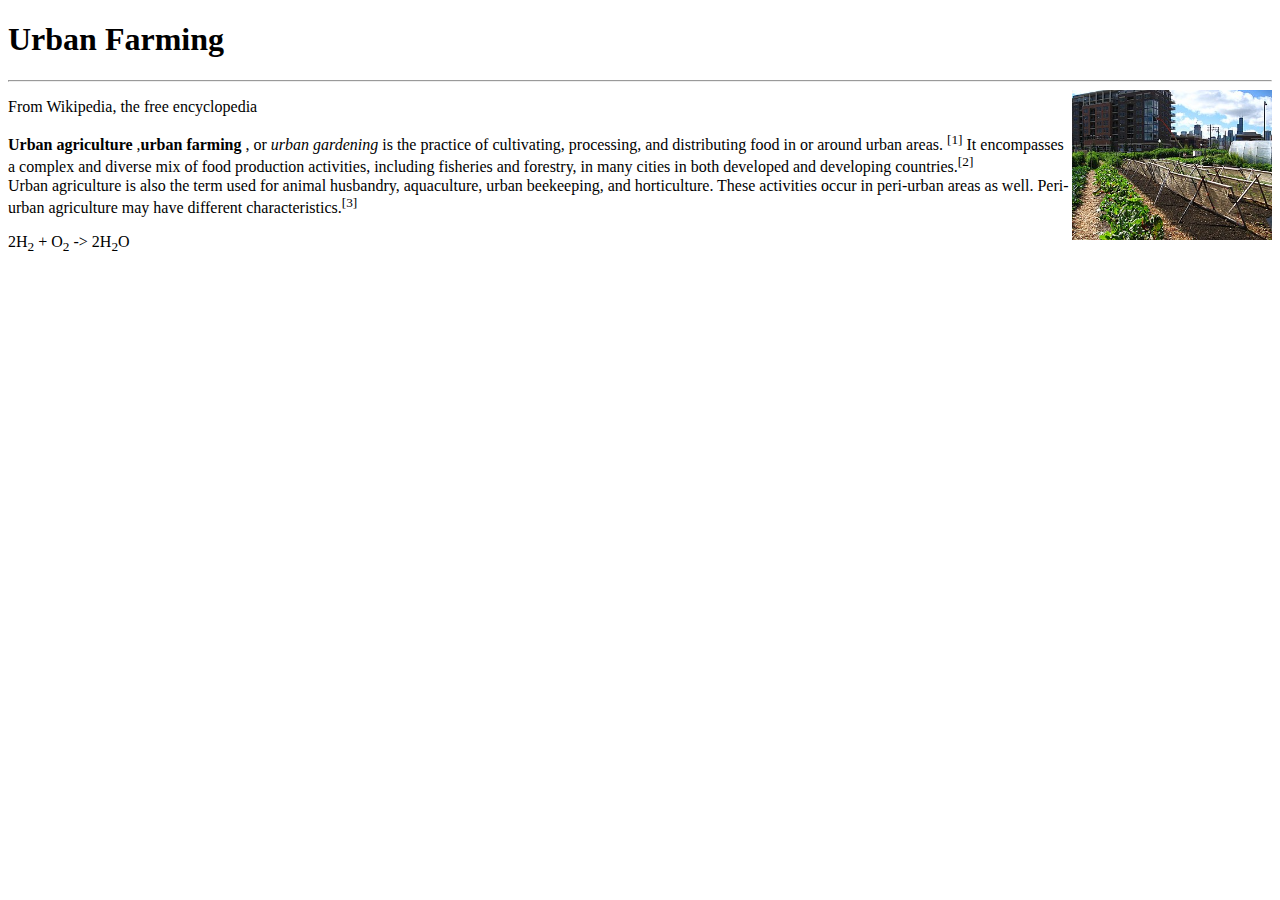
<file: HTML/index.html>
<!DOCTYPE html>
<html lang="en">
<head>
    <meta charset="UTF-8">
    <meta http-equiv="X-UA-Compatible" content="IE=edge">
    <meta name="viewport" content="width=device-width, initial-scale=1.0">
    <title>Heading and Paragraph, text formatting</title>
</head>
<body>
    
    <h1>Urban Farming</h1>
    <hr>
    <!-- never use align attribute in img   -->
    <img align="right" width="200" src="350px-New_crops-Chicago_urban_farm.jpg" alt="">
    <p>From Wikipedia, the free encyclopedia</p>
    <p><b>Urban agriculture</b><!-- bold text -->
    ,<strong>urban farming</strong> <!-- strong text -->
     , or <i>urban gardening</i>  <!-- italic -->
        is the practice of cultivating, processing, and distributing food in or around urban areas. <sup>[1]</sup>  It encompasses a complex and diverse mix of food production activities, including fisheries and forestry, in many cities in both developed and developing countries.<sup>[2]</sup>
        <br><!-- line break -->
        Urban agriculture is also the term used for animal husbandry, aquaculture, urban beekeeping, and horticulture. These activities occur in peri-urban areas as well. Peri-urban agriculture may have different characteristics.<sup>[3]</sup>
        <!-- <sup></sup> super script tag-->
    </p>
     


    2H<sub>2</sub>  + O<sub>2</sub> -> 2H<sub>2</sub>O
    <!-- <sub></sub> subscript tag -->

</body>
</html>
</file>
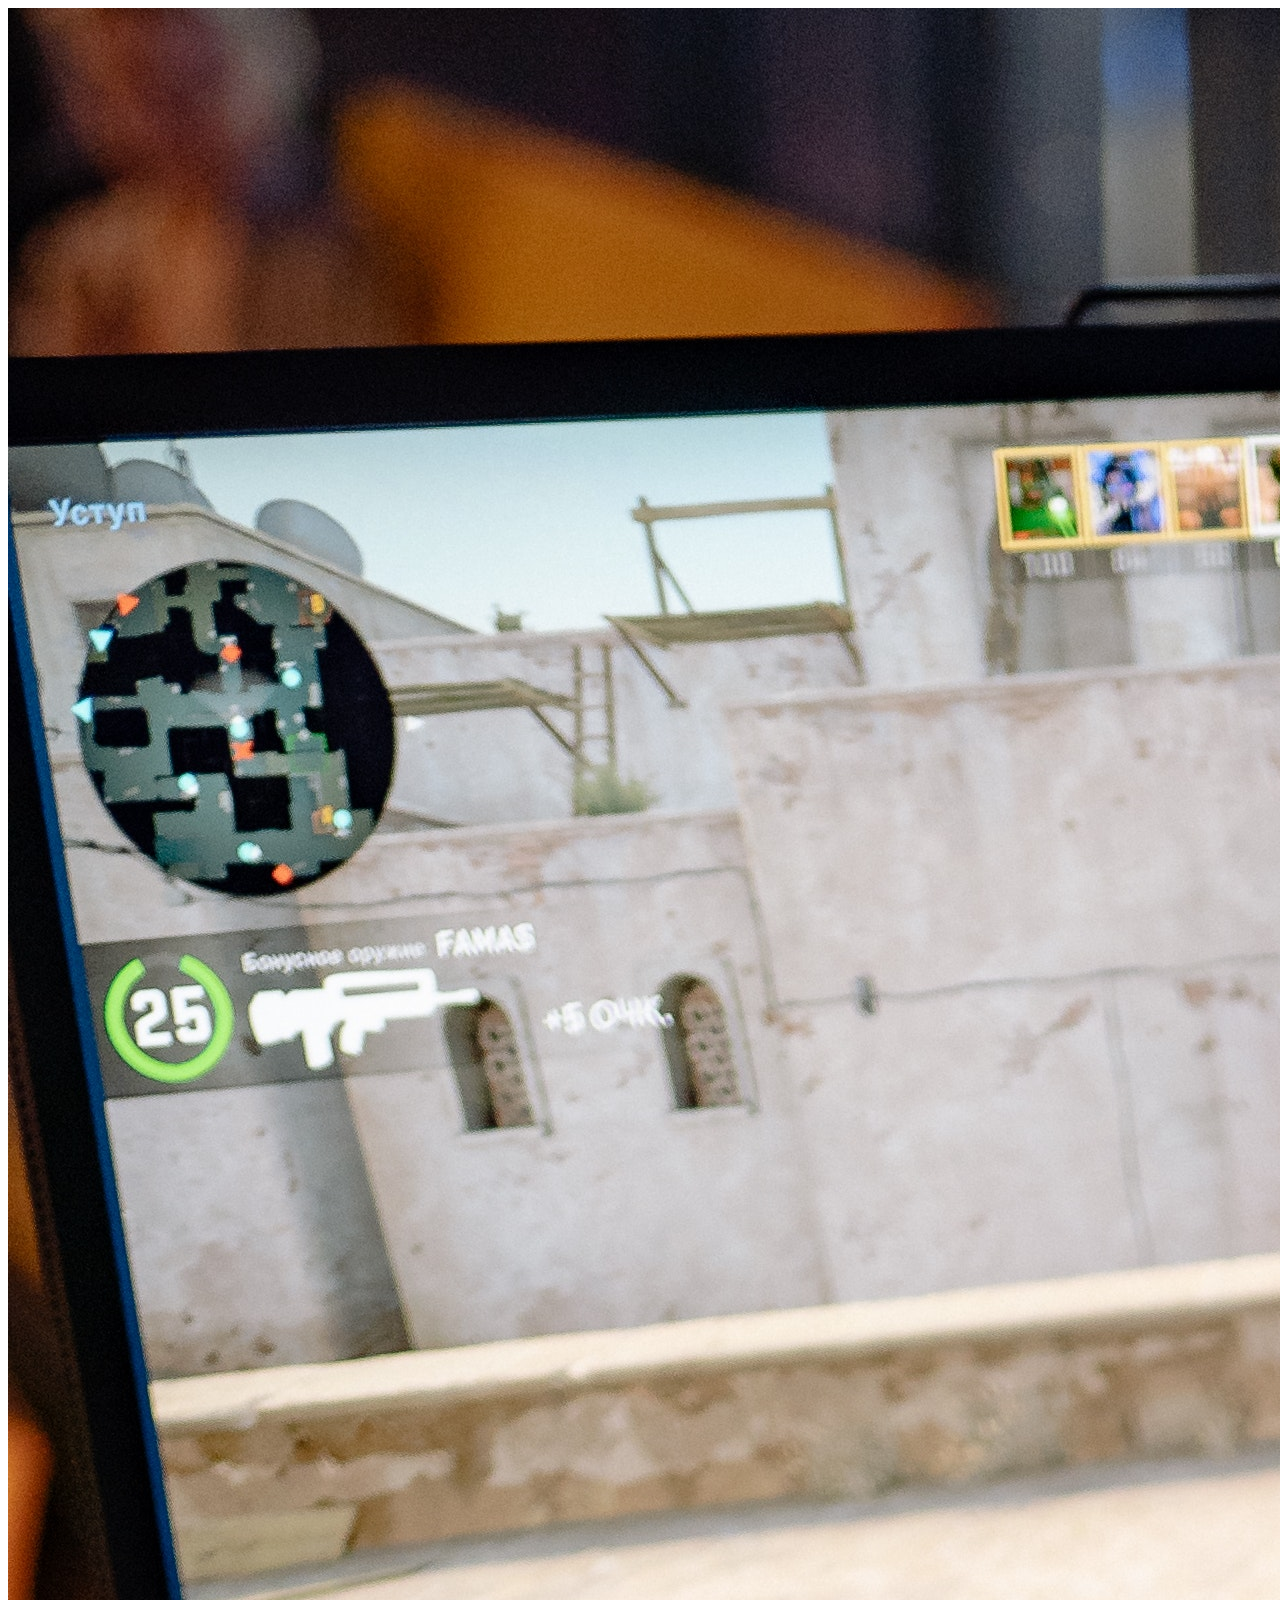
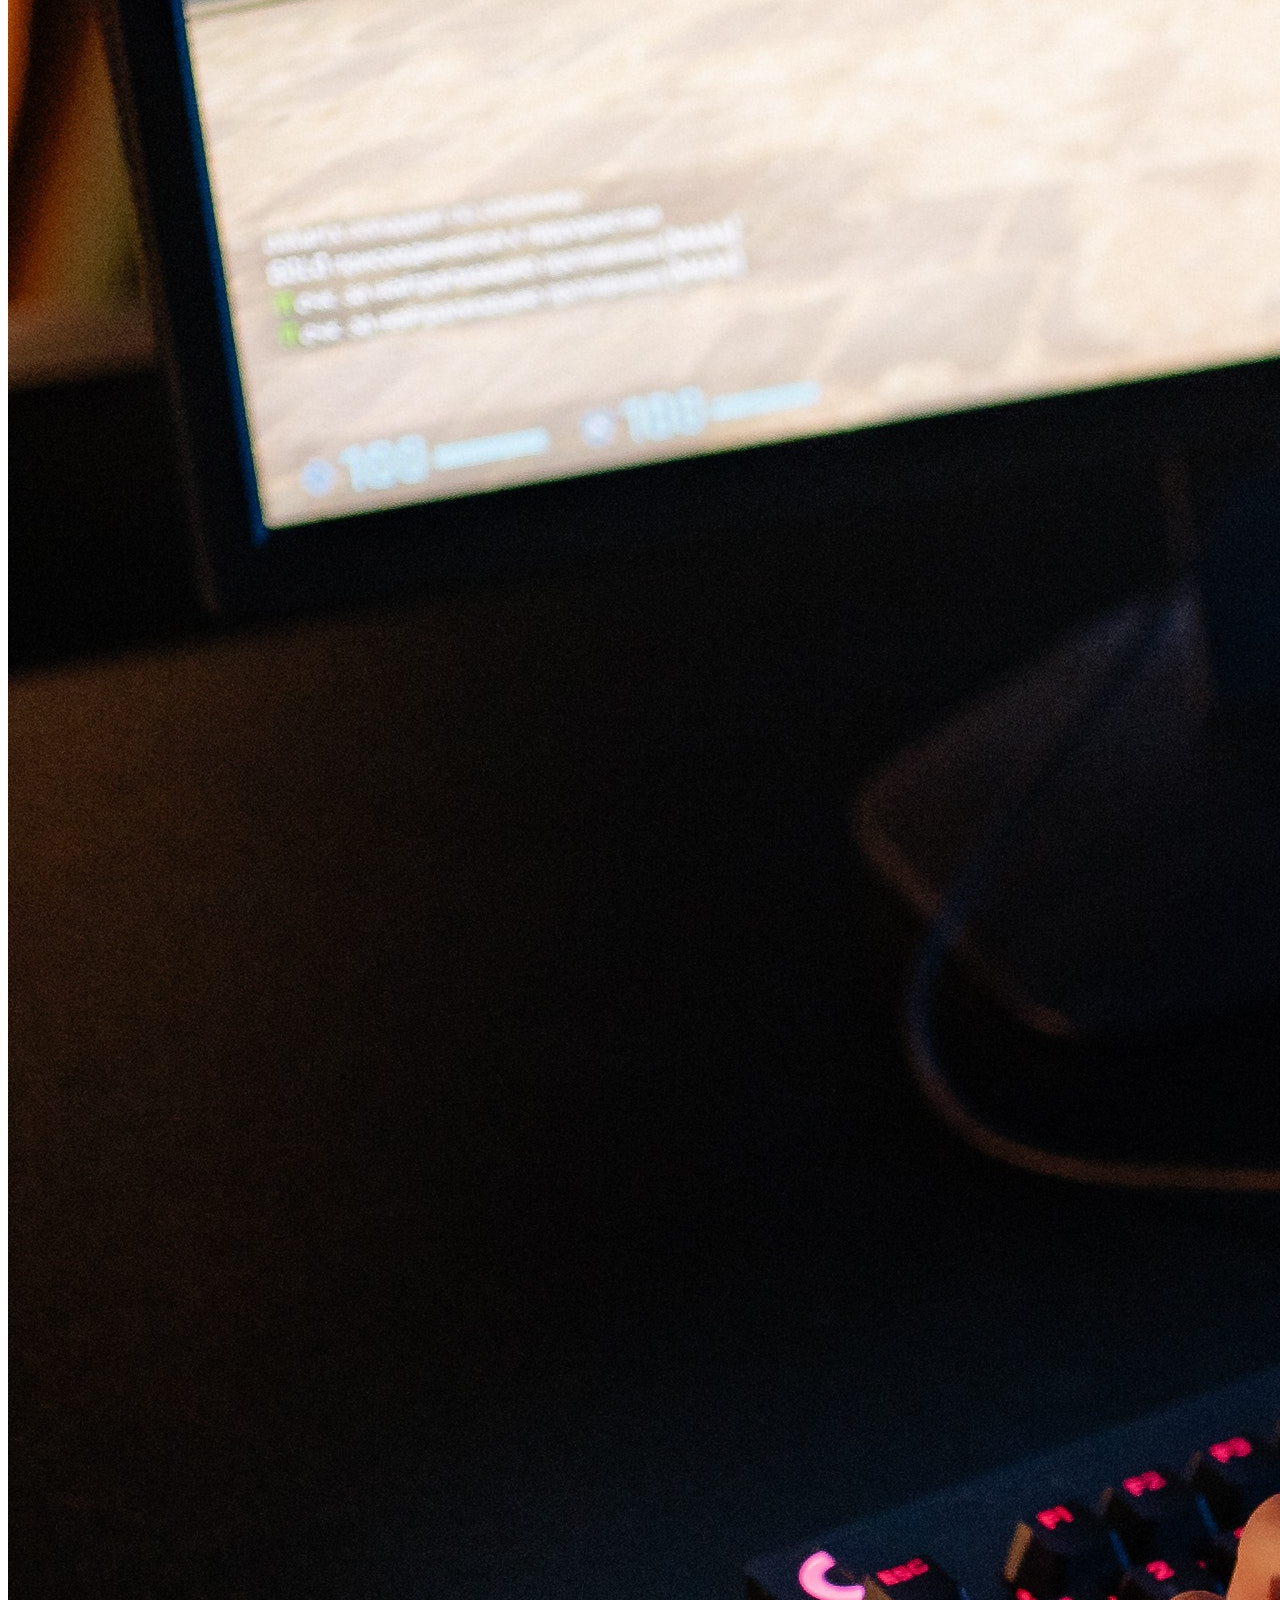
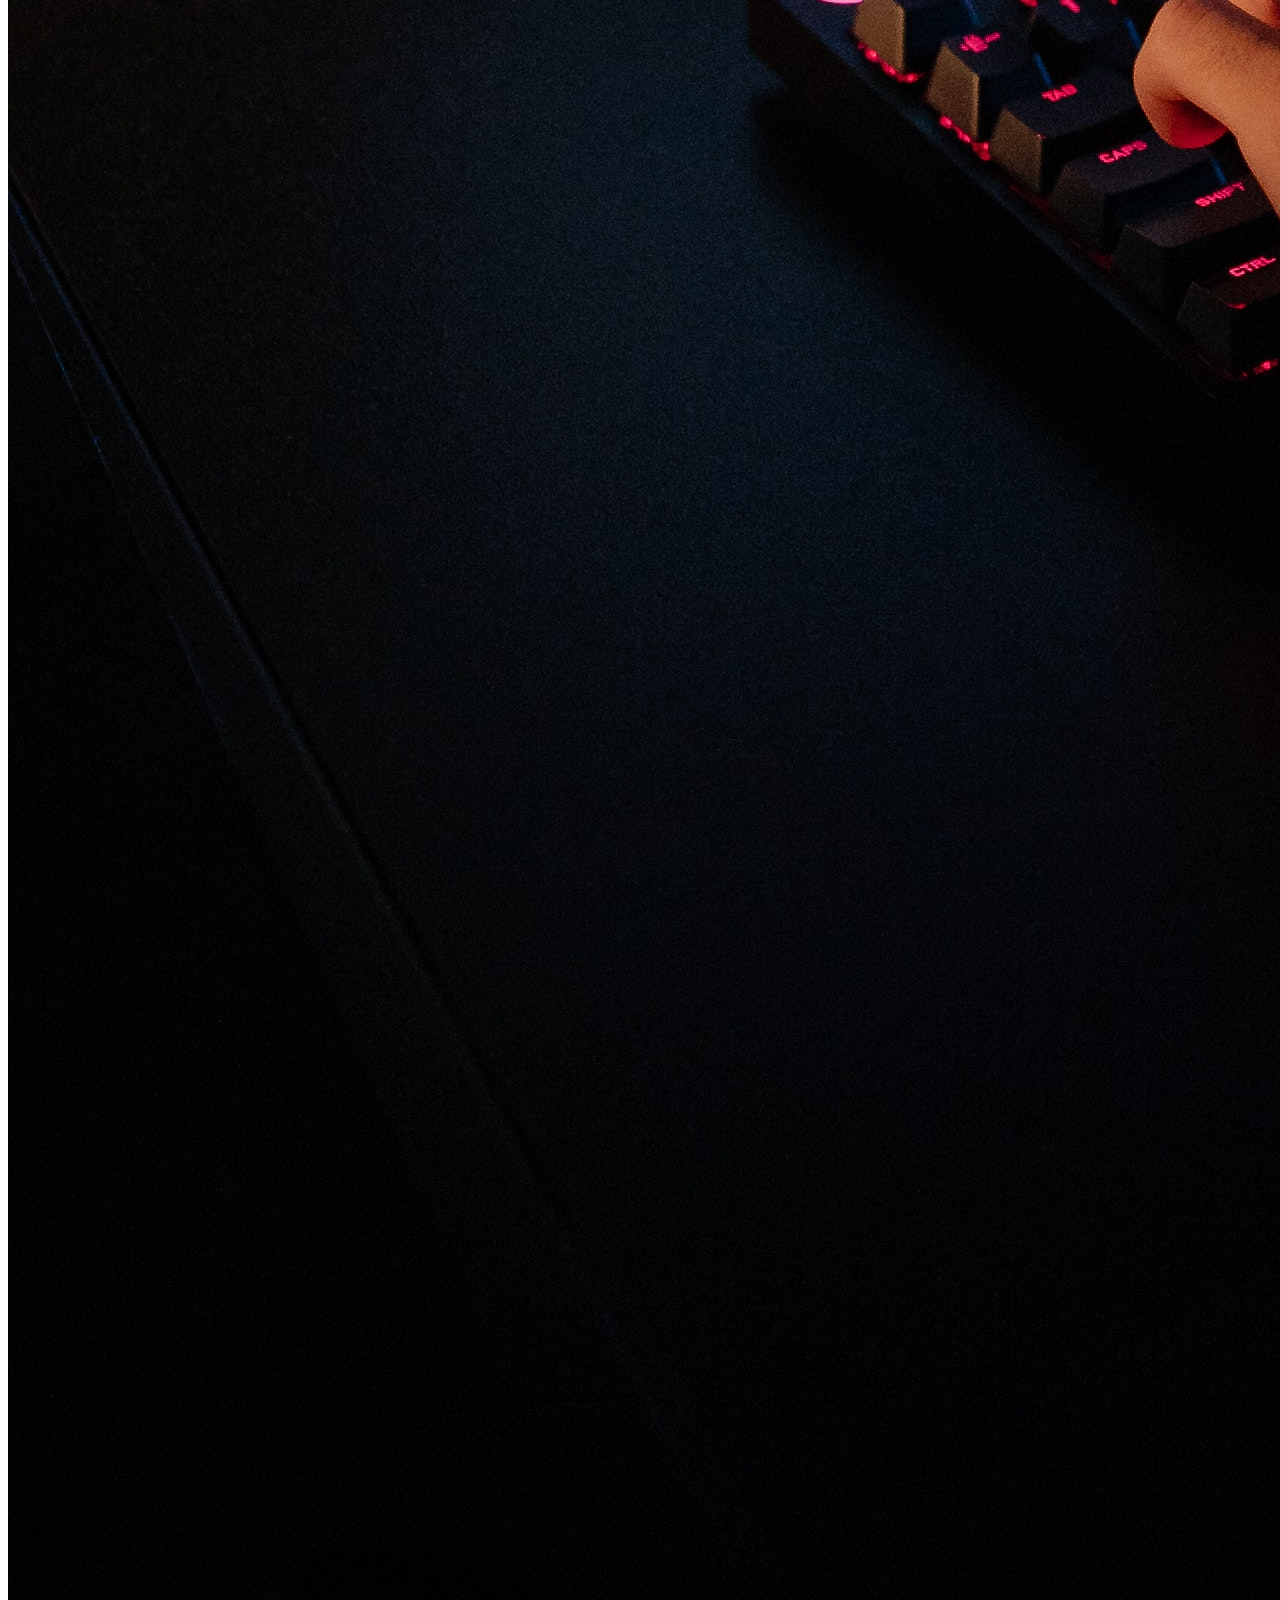
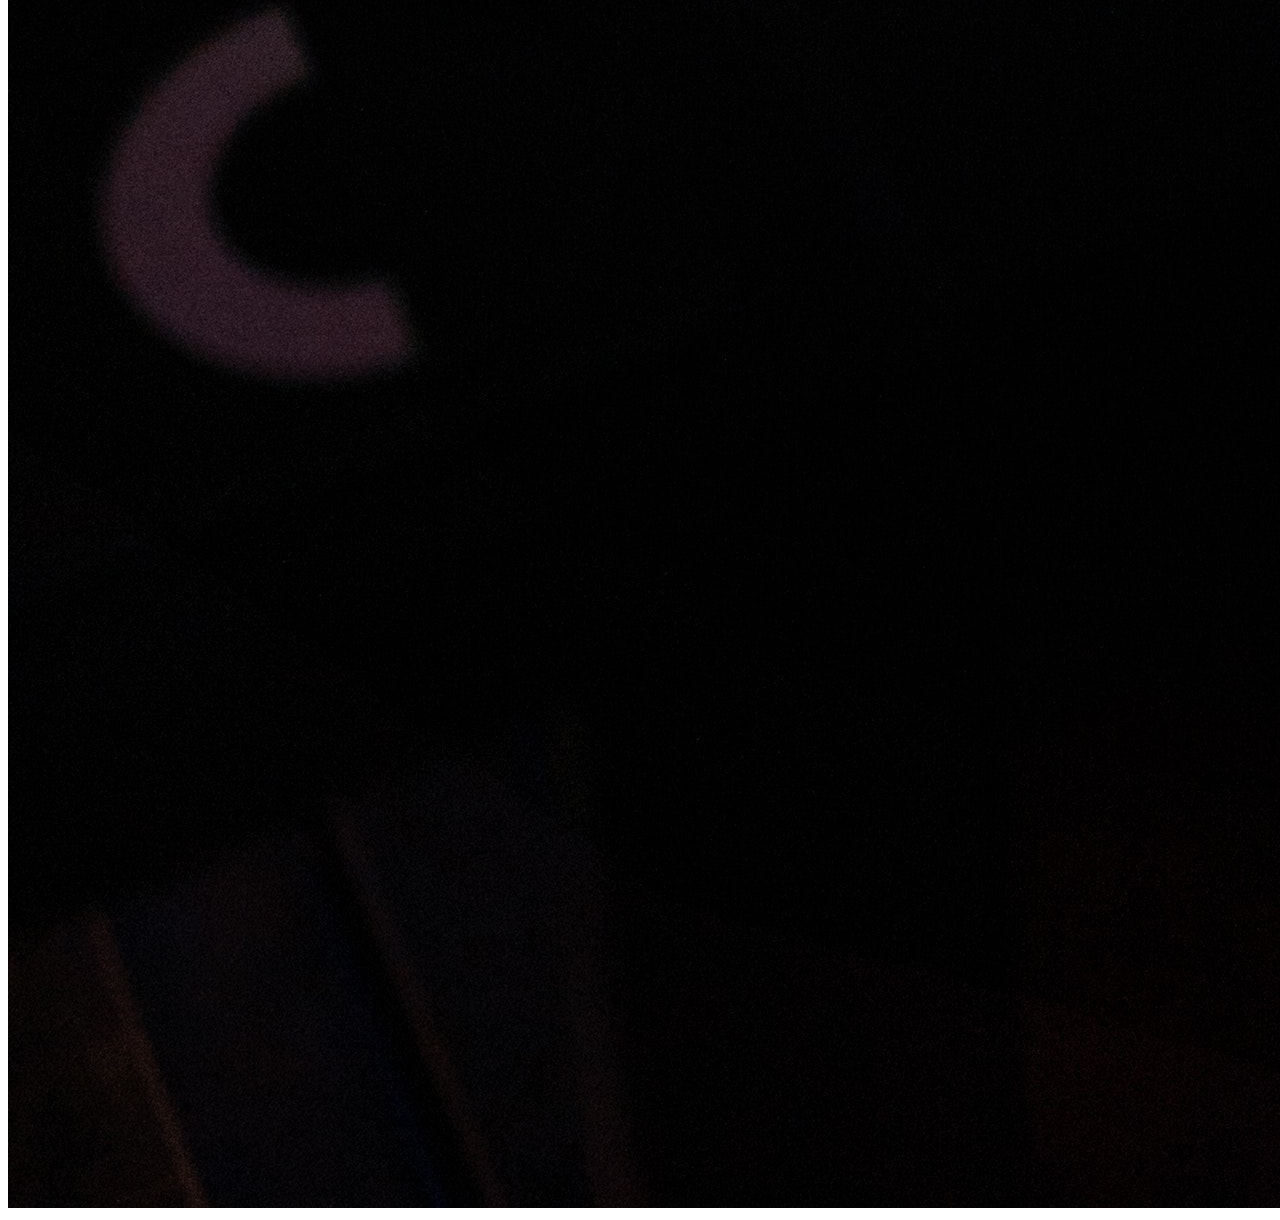
<file: HTML/responsiveImage/index.html>
<!DOCTYPE html>
<html lang="en">
<head>
    <meta charset="UTF-8">
    <meta http-equiv="X-UA-Compatible" content="IE=edge">
    <meta name="viewport" content="width=device-width, initial-scale=1.0">
    <title>RESPONSIVE IMAGE </title>
</head>
<body>
    <img 
    srcset="HTML\responsiveImage\pexels-yan-krukov-9072330 (2).jpg 1x,
    HTML\responsiveImage\pexels-yan-krukov-9072330 (1).jpg 2x,
    pexels-yan-krukov-9072330.jpg 3x,
    "
    src="pexels-yan-krukov-9072330.jpg" 
    alt="404">
</body>
</html>
</file>
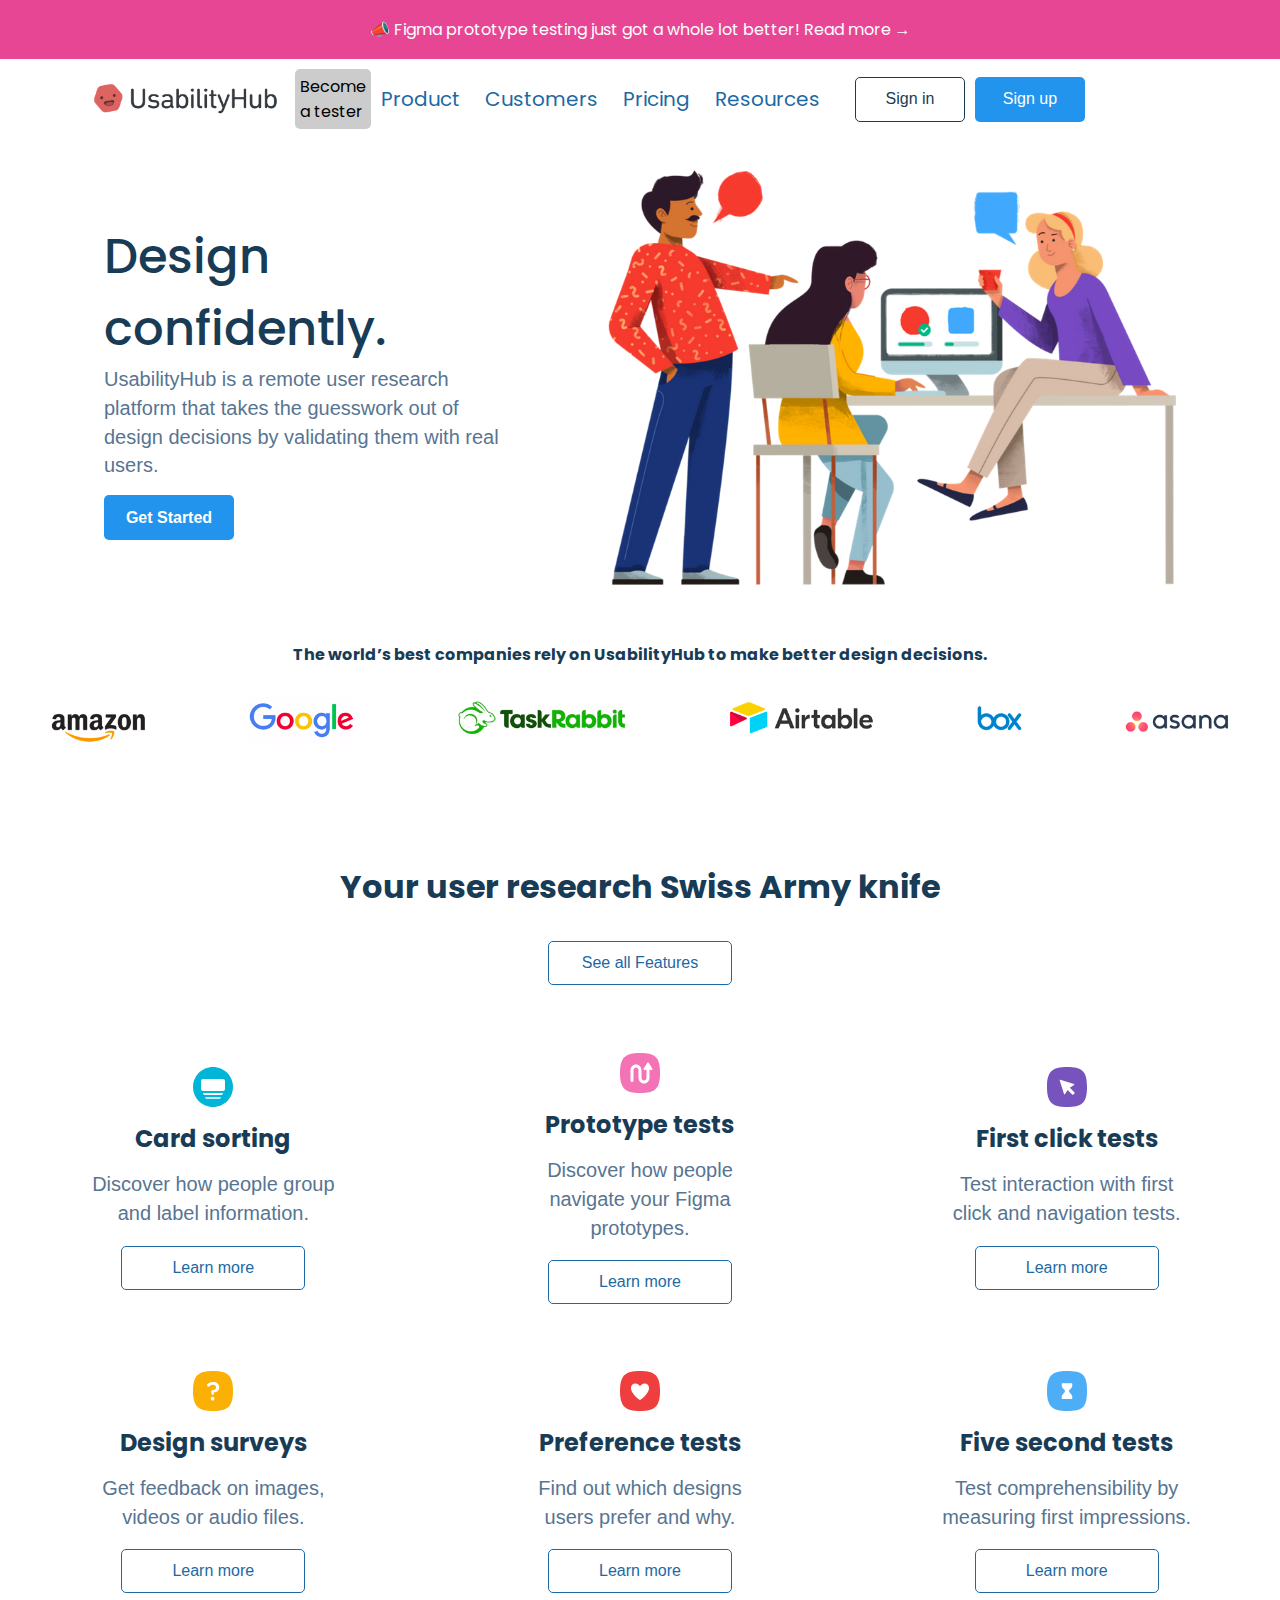
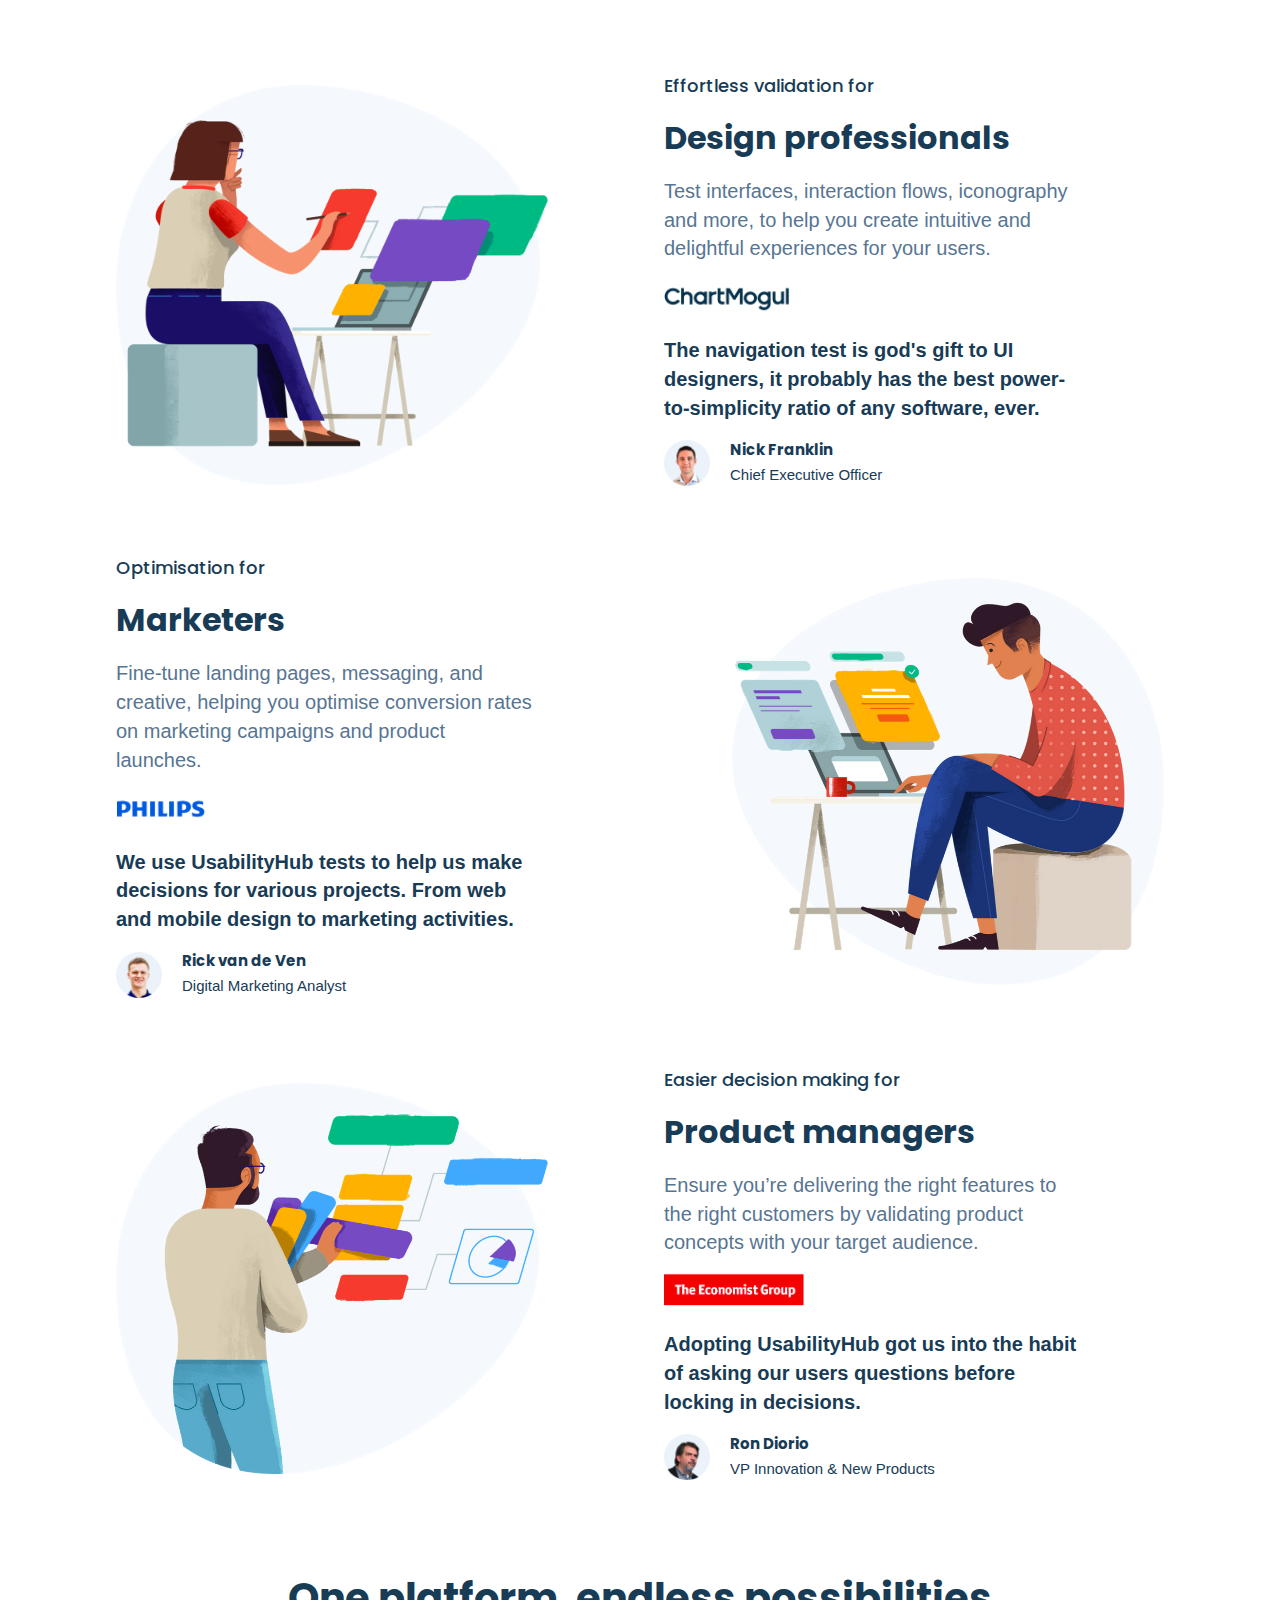
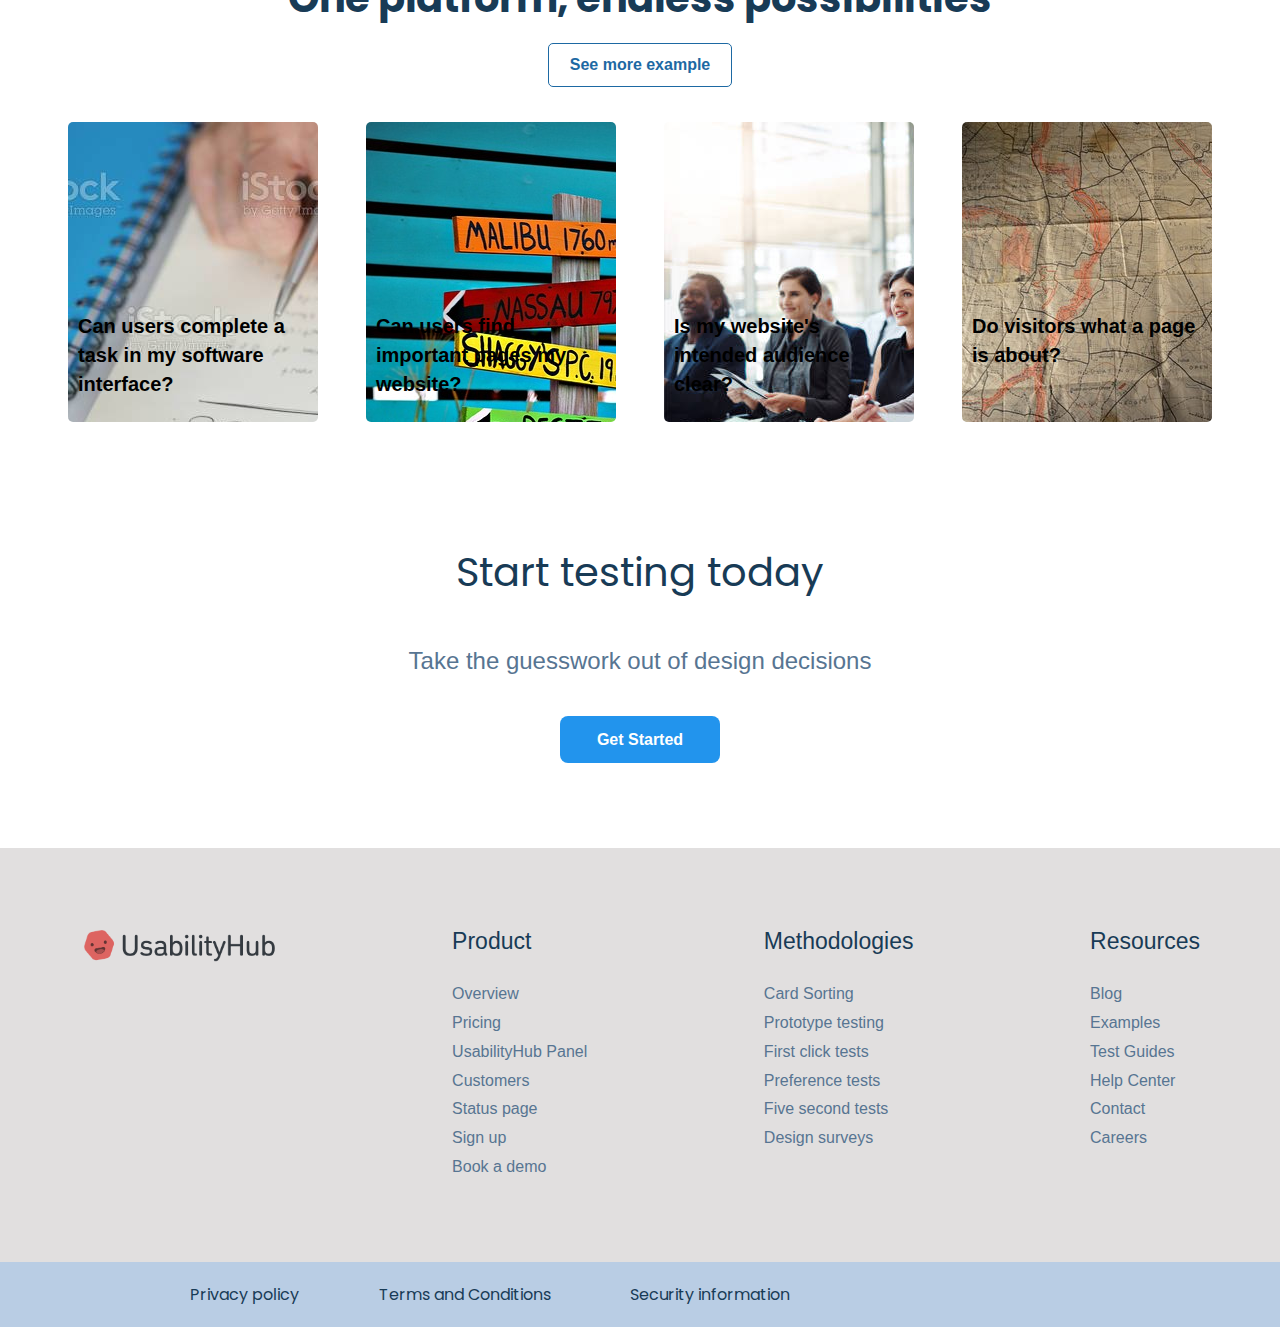
<file: MiniProjects/CloningWebsite/index.html>
<!DOCTYPE html>
<html lang="en">

<head>
    <meta charset="UTF-8">
    <meta http-equiv="X-UA-Compatible" content="IE=edge">
    <meta name="viewport" content="width=device-width, initial-scale=1.0">
    <title>UsabilityHub| User Research and Usability testing platform</title>
    <link rel="stylesheet" href="style.css">

    <link rel="stylesheet" href="https://cdnjs.cloudflare.com/ajax/libs/font-awesome/6.2.1/css/all.min.css"
        integrity="sha512-MV7K8+y+gLIBoVD59lQIYicR65iaqukzvf/nwasF0nqhPay5w/9lJmVM2hMDcnK1OnMGCdVK+iQrJ7lzPJQd1w=="
        crossorigin="anonymous" referrerpolicy="no-referrer" />
</head>

<body>
    <header>
        <div class="headtext">📣 Figma prototype testing just got a whole lot better! Read more →</div>
    </header>

    <nav>
        <div class="logo-image">
            <img src="asset/logo/5dc9062fc19d430f6909ced7_UHLogo_standard.png" alt="404">
            <div class="logo-text">
                Become a tester
            </div>
        </div>

        <div class="menu-list">
            <ul>
                <li>Product</li>
                <li>Customers</li>
                <li>Pricing</li>
                <li>Resources</li>
            </ul>
            <button class="signin">Sign in</button>
            <button class="signup">Sign up</button>
        </div>
    </nav>

    <div class="hero-section">
        <div class="hero-text-area">
            <h1>Design confidently.</h1>
            <p>UsabilityHub is a remote user research platform that takes the guesswork out of design decisions by
                validating them with real users.</p>
            <button class="hero-button">Get Started</button>
        </div>
        <div class="hero-image">
            <img src="asset/5b442d9ca51a7f5b711e6d60_home_mast-p-800.png" alt="404">
        </div>
    </div>

    <div class="partner-container">
        <h3>The world’s best companies rely on UsabilityHub to make better design decisions.</h3>
        <div class="logo-container">
            <img src="asset/brands/5b46e726a0fccf7d78d81585_logo_amazon.png" alt="404">
            <img src="asset/brands/5b46e8e6b998def81a004629_logo_google.png" alt="404">
            <img src="asset/brands/5b46e8e6a0fccf20fed815e3_logo_taskrabbit.png" alt="404">
            <img src="asset/brands/5b46e8e6ee75f135fc390ab6_logo_airtable.png" alt="404">
            <img src="asset/brands/5b46e726c3102cf1ebf0c2c0_logo_box.png" alt="404">
            <img src="asset/brands/5b46e726a09814d84e5a21c2_logo_asana.png" alt="404">
        </div>
    </div>

    <div class="feature-section">
        <div class="feature-heading">
            <h2>Your user research Swiss Army knife</h2>
            <button class="common-featurebtn">See all Features <i class="fa fa-arrow-right" aria-hidden="true"></i>
            </button>
        </div>
        <div class="feature-content">
            <div class="feature-card">
                <img src="asset/logo/6355e6254d0d41e7d3aa16c0_card-sorting.svg" alt="404">
                <h3>Card sorting</h3>
                <p>Discover how people group and label information.
                </p>
                <button class="common-featurebtn">Learn more <i class="fa fa-arrow-right"
                        aria-hidden="true"></i></button>
            </div>
            <div class="feature-card">
                <img src="asset/logo/619f1c2ab5d65ddab8ae52db_prototype-testing.svg" alt="404">
                <h3>Prototype tests</h3>
                <p>Discover how people navigate your Figma prototypes.</p>
                <button class="common-featurebtn">Learn more <i class="fa fa-arrow-right"
                        aria-hidden="true"></i></button>
            </div>
            <div class="feature-card">
                <img src="asset/logo/6101f41d07abfa81f8f57cde_click-analysis.svg" alt="404">
                <h3>First click tests</h3>
                <p>Test interaction with first click and navigation tests.</p>
                <button class="common-featurebtn">Learn more <i class="fa fa-arrow-right"
                        aria-hidden="true"></i></button>
            </div>
            <div class="feature-card">
                <img src="asset/logo/6101f41d07abfa567af57cc3_surveys.svg" alt="404">
                <h3>Design surveys</h3>
                <p>Get feedback on images, videos or audio files.</p>
                <button class="common-featurebtn">Learn more <i class="fa fa-arrow-right"
                        aria-hidden="true"></i></button>
            </div>
            <div class="feature-card">
                <img src="asset/logo/6101f41d07abfa0fd5f57cd6_Head icon.svg" alt="404">
                <h3>Preference tests</h3>
                <p>Find out which designs users prefer and why.
                </p>
                <button class="common-featurebtn">Learn more <i class="fa fa-arrow-right"
                        aria-hidden="true"></i></button>
            </div>
            <div class="feature-card">
                <img src="asset/logo/6101f41d07abfaefeaf57cd8_five-second-test.svg" alt="404">
                <h3>Five second tests</h3>
                <p>Test comprehensibility by measuring first impressions.</p>
                <button class="common-featurebtn">Learn more <i class="fa fa-arrow-right"
                        aria-hidden="true"></i></button>
            </div>
        </div>
    </div>

    <div class="page-section">
        <div class="page-section-image">
            <img src="asset/5b44330a05b1ce09edcc052e_home_designer-p-1080.png" alt="404">
        </div>
        <div class="page-details">
            <h3>Effortless validation for</h3>
            <h2>Design professionals</h2>
            <p>Test interfaces, interaction flows, iconography and more, to help you create intuitive and delightful
                experiences for your users.
            </p>
            <div class="testimonial">
                <img src="asset/brands/5b48038d33b04e2c4746784b_logo_chartmogul.png" alt="404">
                <p>The navigation test is god's gift to UI designers, it probably has the best power-to-simplicity ratio of any software, ever.</p>
                <div class="person">
                    <img src="asset/avtar/5b47fffe8d2f84bbe2f2d3c9_avatar_nick.png" alt="404">
                    <div class="person-detail">
                        <h4>Nick Franklin</h4>
                        <p>Chief Executive Officer</p>
                    </div>
                </div>
            </div>
        </div>
    </div>
    <div class="page-section">
        <div class="page-details">
            <h3>Optimisation for</h3>
            <h2>Marketers</h2>
            <p>Fine-tune landing pages, messaging, and creative, helping you optimise conversion rates on marketing campaigns and product launches.</p>
            <div class="testimonial">
                <img src="asset/brands/5b46eb27731aa104bfa613ab_logo_philips.png" alt="404">
                <p>We use UsabilityHub tests to help us make decisions for various projects. From web and mobile design to marketing activities.</p>
                <div class="person">
                    <img src="asset/avtar/5b47fffec57559f4aad75acd_avatar_rick.png" alt="404">
                    <div class="person-detail">
                        <h4>Rick van de Ven</h4>
                        <p>Digital Marketing Analyst</p>
                    </div>
                </div>
        </div>
        </div>
        <div class="page-section-image">
         <img src="asset/5b44330a6c5dba54a973c215_home_marketer-p-800.png" alt="404">
        </div>
    </div>
     <div class="page-section">
        <div class="page-section-image">
         <img src="asset/5b44330a049e86cae8ae66e5_home_manager-p-800.png" alt="404">
        </div>
        <div class="page-details">
           <h3>Easier decision making for</h3>
           <h2>Product managers</h2>
           <p>Ensure you’re delivering the right features to the right customers by validating product concepts with your target audience.</p>
           <div class="testimonial">
              <img src="asset/brands/5b46f218731aa104eea61880_logo_economist.png" alt="404">
              <p>Adopting UsabilityHub got us into the habit of asking our users questions before locking in decisions.</p>
              <div class="person">
                <img src="asset/avtar/5b47ffff33b04ea98d467523_avatar_ron.png" alt="404">
                <div class="person-detail">
                    <h4>Ron Diorio</h4>
                    <p>VP Innovation & New Products</p>
                </div>
              </div>
           </div>
        </div>
     </div>

     <div class="example-section">
        <div class="example-head">
            <h2>One platform, endless possibilities</h2>
            <button class="example-btn">See more example <i class="fa fa-arrow-right"
                aria-hidden="true"></i></button>
        </div>
        <div class="list-box">
            <div class="list-card card1">
                <p>Can users complete a task in my software interface?</p>
            </div>
            <div class="list-card card2">
                <p>Can users find important pages my website?</p>
            </div>
            <div class="list-card card3">
                <p>Is my website's intended audience clear?</p>
            </div>
            <div class="list-card card4">
                <p>Do visitors what a page is about?</p>
            </div>
        </div>
     </div>

     <div class="offer-page">
        <h2>Start testing today</h2>
        <p>Take the guesswork out of design decisions</p>
        <button class="offerbtn">Get Started</button>
     </div>

     <footer>
        <div class="footer-link">
            <img src="asset/5dc9062fc19d430f6909ced7_UHLogo_standard.png" alt="404">
            <div class="footer-list">
                <h3>Product</h3>
                <p>Overview</p>
                <p>Pricing</p>
                <p>UsabilityHub Panel</p>
                <p>Customers</p>
                <p>Status page</p>
                <p>Sign up</p>
                <p>Book a demo</p>
            </div>
            <div class="footer-list">
                <h3>Methodologies</h3>
                <p>Card Sorting</p>
                <p>Prototype testing</p>
                <p>First click tests</p>
                <p>Preference tests</p>
                <p>Five second tests</p>
                <p>Design surveys</p>
            </div>
            <div class="footer-list">
                <h3>Resources</h3>
                <p>Blog</p>
                <p>Examples</p>
                <p>Test Guides</p>
                <p>Help Center</p>
                <p>Contact</p>
                <p>Careers</p>
            </div>
        </div>
        <div class="sub-footer">
            <div>
                <a href="#">Privacy policy</a>
                <a href="#">Terms and Conditions</a>
                <a href="#">Security information</a>
            </div>
           <div class="social-icons">
           <a href="#"><i class="fa-brands fa-square-facebook"></i></a>
           <a href="#"><i class="fa-brands fa-twitter"></i></a>
           <a href="#"><i class="fa-brands fa-linkedin"></i></a>
           <a href="#"><i class="fa-brands fa-youtube"></i></a>
           </div>
        </div>
     </footer>
</body>

</html>
</file>
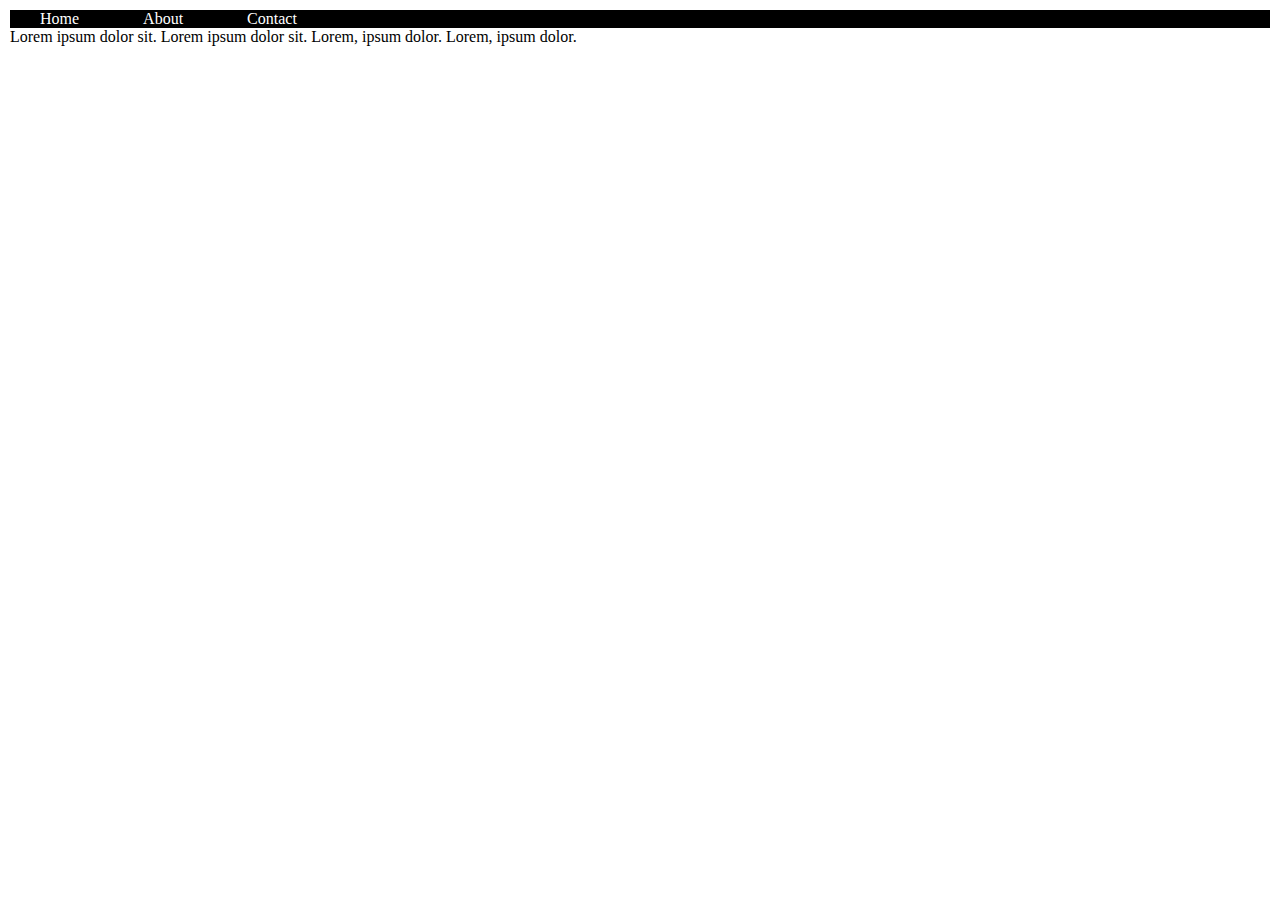
<file: CSS/display.html>
<!DOCTYPE html>
<html lang="en">
<head>
    <meta charset="UTF-8">
    <meta http-equiv="X-UA-Compatible" content="IE=edge">
    <meta name="viewport" content="width=device-width, initial-scale=1.0">
    <title>display properties</title>
    <style>
        *{
            margin: 0;
            padding: 0;
            box-sizing: border-box;
        }
        body{
            margin: 10px;
        }
        nav{
            background-color: black;
            color: #fff;
            border: none;
        }
        ul{
            border: none;
            list-style: none;
        }
        li{
            display: inline;
            padding: 30px;
        }
        /* making block elements inline */
        p{
            margin-top: 5px;
            display: inline;
        }
    </style>
</head>
<body>
    <nav>
        <ul>
            <li>Home</li>
            <li>About</li>
            <li>Contact</li>
        </ul>
    </nav>
    <!-- block elements -->
  <p>Lorem ipsum dolor sit.</p>
  <p>Lorem ipsum dolor sit.</p>
  <!-- inline elements -->
  <span>Lorem, ipsum dolor.</span>
  <span>Lorem, ipsum dolor.</span>
</body>
</html>
</file>
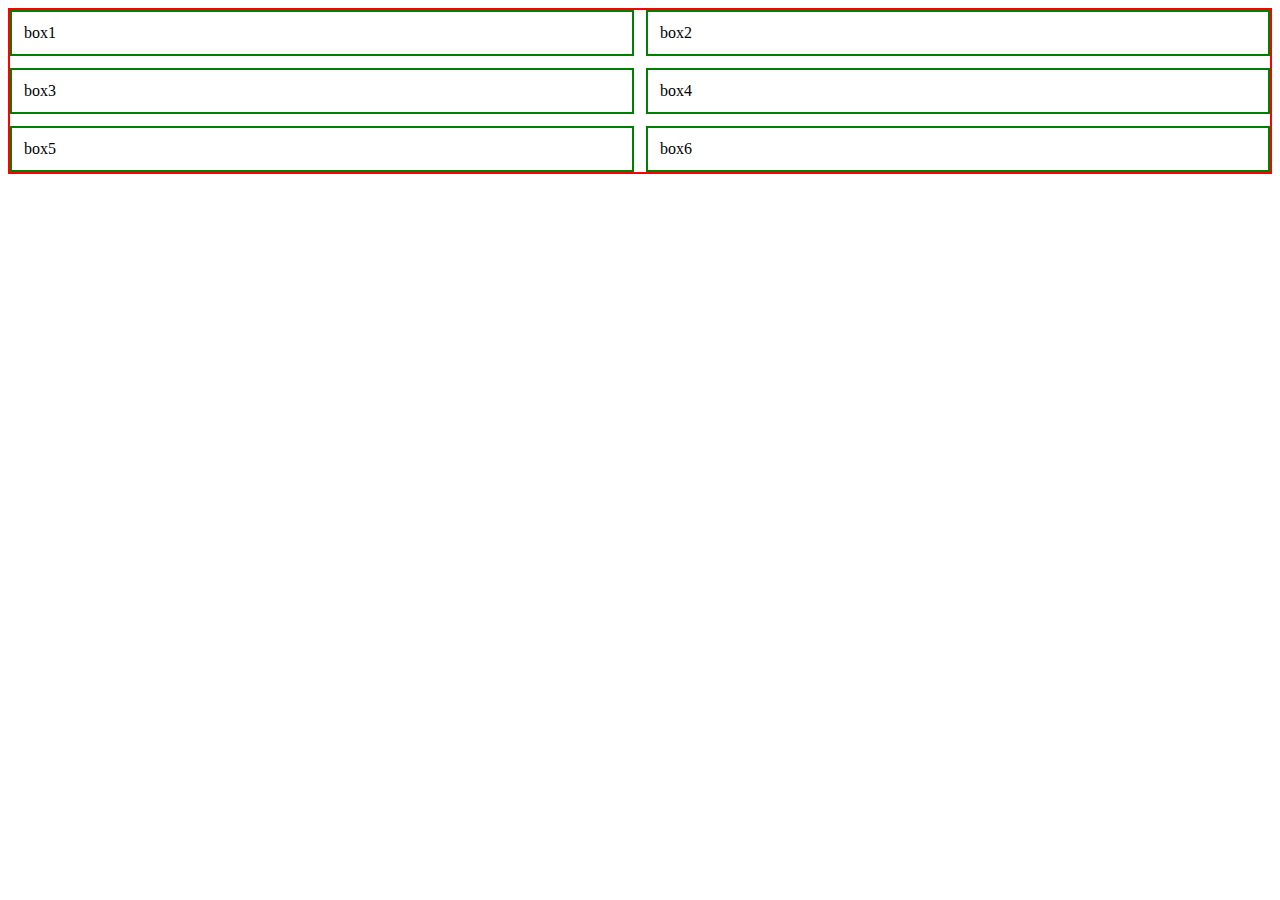
<file: CSS/grid.html>
<!DOCTYPE html>
<html lang="en">
<head>
    <meta charset="UTF-8">
    <meta http-equiv="X-UA-Compatible" content="IE=edge">
    <meta name="viewport" content="width=device-width, initial-scale=1.0">
    <title>Grid in CSS</title>
    <style>
        .container{
            border: 2px solid red;
            display: grid;
            grid-gap: 12px;
            grid-template-columns: repeat(2,1fr);
            grid-template-rows: repeat(3,2fr);
        }
        .box{
            border: 2px solid green;
            padding: 12px;
        }
    </style>
</head>
<body>
     <div class="container">
        <div class="box" id="box-1">box1</div>
        <div class="box" id="box-2">box2</div>
        <div class="box" id="box-3">box3</div>
        <div class="box" id="box-4">box4</div>
        <div class="box" id="box-5">box5</div>
        <div class="box" id="box-6">box6</div>
     </div>
</body>
</html>
</file>
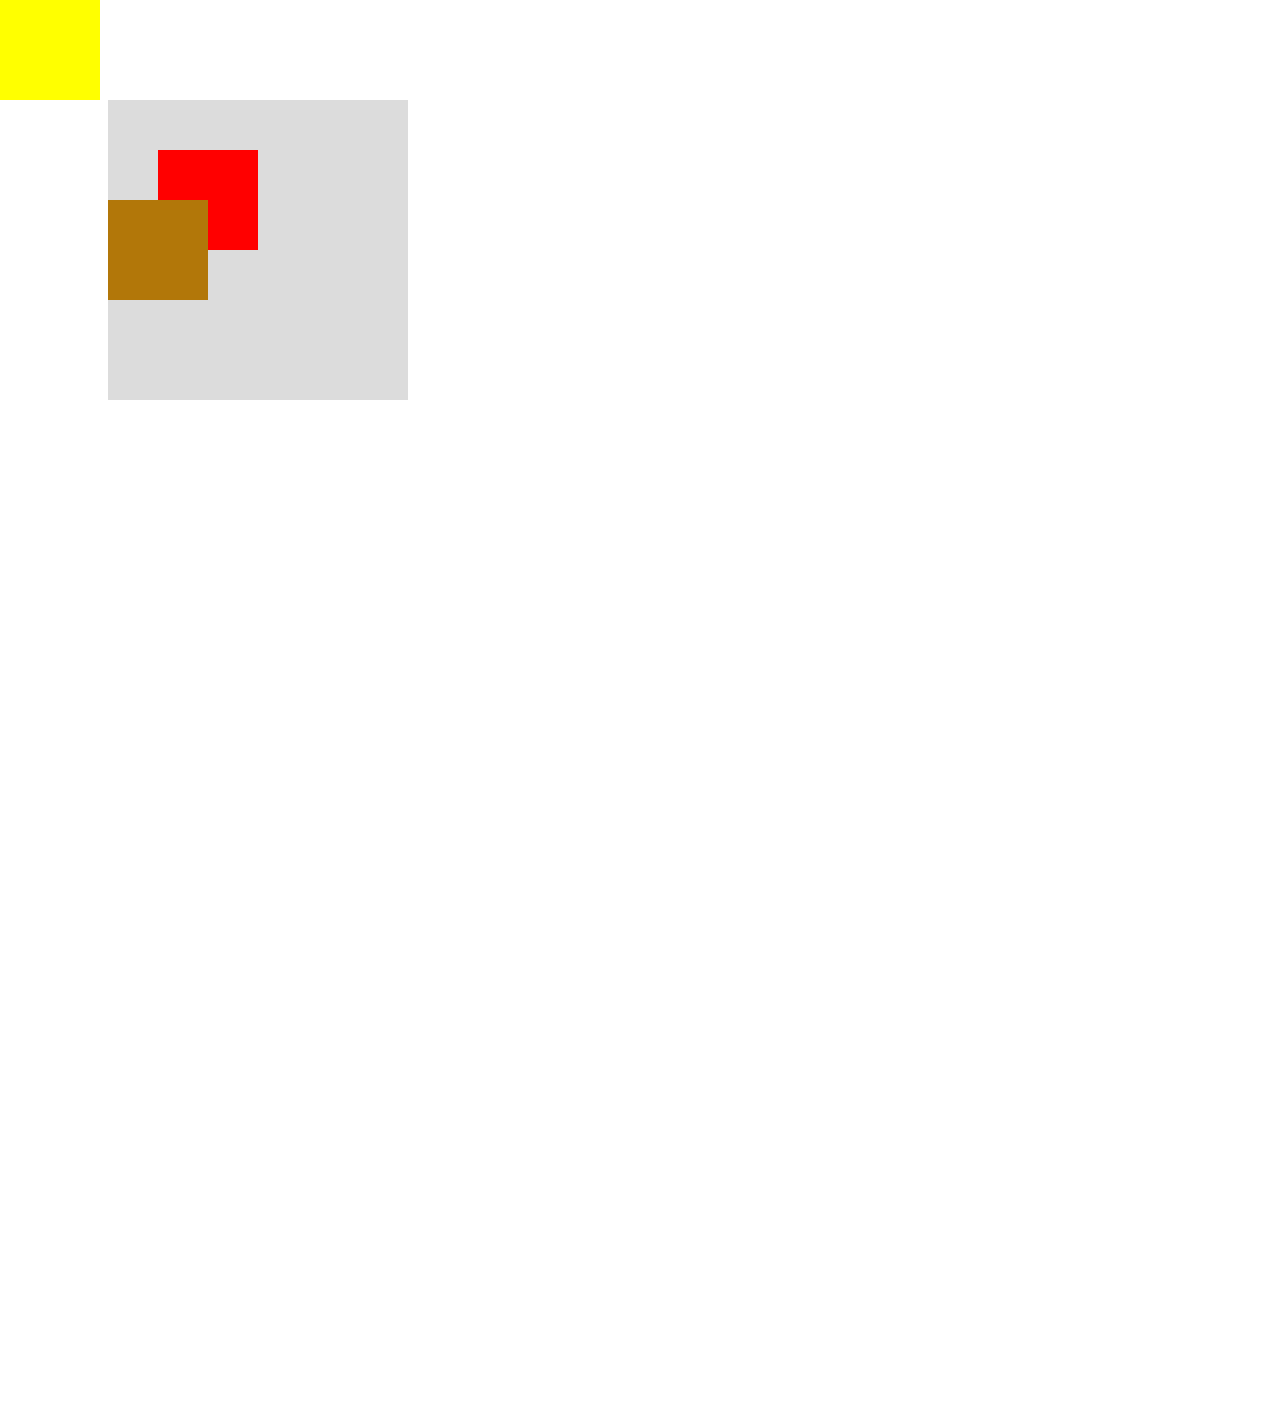
<file: CSS/postion.html>
<!DOCTYPE html>
<html lang="en">
<head>
    <meta charset="UTF-8">
    <meta http-equiv="X-UA-Compatible" content="IE=edge">
    <meta name="viewport" content="width=device-width, initial-scale=1.0">
    <title>Position properties</title>
    <style>
       .container{
         background-color: gainsboro;
         width: 300px;
         height: 300px;
         margin: 100px;
       }

       .red{
        background-color: red;
        width: 100px;
        height: 100px;
        /* relative to parent */
        position: relative;
        top: 50px;
        left: 50px;
       }

       .yellow{
        background-color: yellow;
        /* absolute- to html body */
        width: 100px;
        height: 100px;
        position: absolute;
        top: 0;
        left: 0;
       }

       .oranges{
        background-color: rgb(178, 119, 9);
        width: 100px;
        height: 100px;
        /* fixed */
        position: fixed;
       }

       .spacer{
        height: 100vh;
       }
    </style>
</head>
<body>
    <div class="container">
        <!-- relative  -->
        <div class="box red"></div>
        <!-- absolute -->
        <div class="box yellow"></div>
        <div class="box oranges"></div>
    </div>

    <div class="spacer"></div>
</body>
</html>

<!-- flex 
 main-axis=justify-content/horizontally
 cross-axis=align-items/verticlly
 -->
</file>
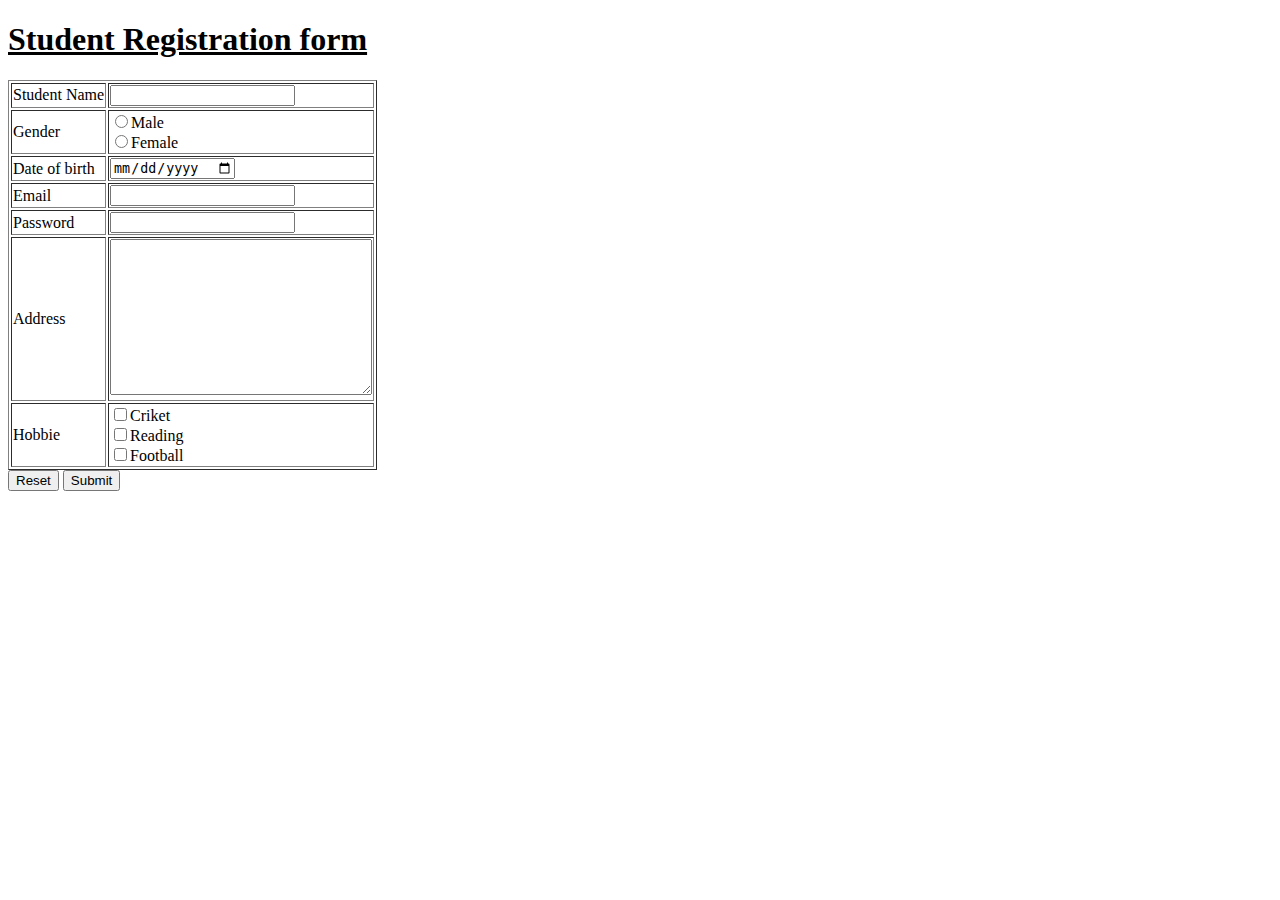
<file: HTML/form.html>
<!DOCTYPE html>
<html lang="en">
<head>
    <meta charset="UTF-8">
    <meta http-equiv="X-UA-Compatible" content="IE=edge">
    <meta name="viewport" content="width=device-width, initial-scale=1.0">
    <title>Form in HTML</title>
</head>
<body>
    <h1><u>Student Registration form</u></h1>
    <table border="border">
        <tr>
            <td><label for="name">Student Name</label></td>
            <td><input type="text" name="name" id=""></td>
        </tr>
        <tr>
            <td><label for="gender">Gender</label></td>
            <td>
                <input type="radio" name="gender" value="male" id="">Male <br>
                <input type="radio" name="gender" value="female" id="">Female
            </td>
        </tr>
        <tr>
            <td><label for="dob">Date of birth</label></td>
            <td><input type="date" name="dob" id=""></td>
        </tr>
        <tr>
            <td><label for="email">Email</label></td>
            <td><input type="email" name="email" id=""></td>
        </tr>
        <tr>
            <td><label for="password">Password</label></td>
            <td><input type="password" name="password" id=""></td>
        </tr>
        <tr>
            <td><label for="address">Address</label></td>
            <td><textarea name="address" id="" cols="30" rows="10"></textarea></td>
        </tr>
        <tr>
            <td><label for="hobbie">Hobbie</label></td>
            <td>
                <input type="checkbox" name="hobbie" value="Criket" id="">Criket <br>
                <input type="checkbox" name="hobbie" value="Reading" id="">Reading <br>
                <input type="checkbox" name="hobbie" value="Football" id="">Football
            </td>
        </tr>
    </table>
    <button type="reset">Reset</button>
    <button type="submit">Submit</button>
</body>
</html>
</file>
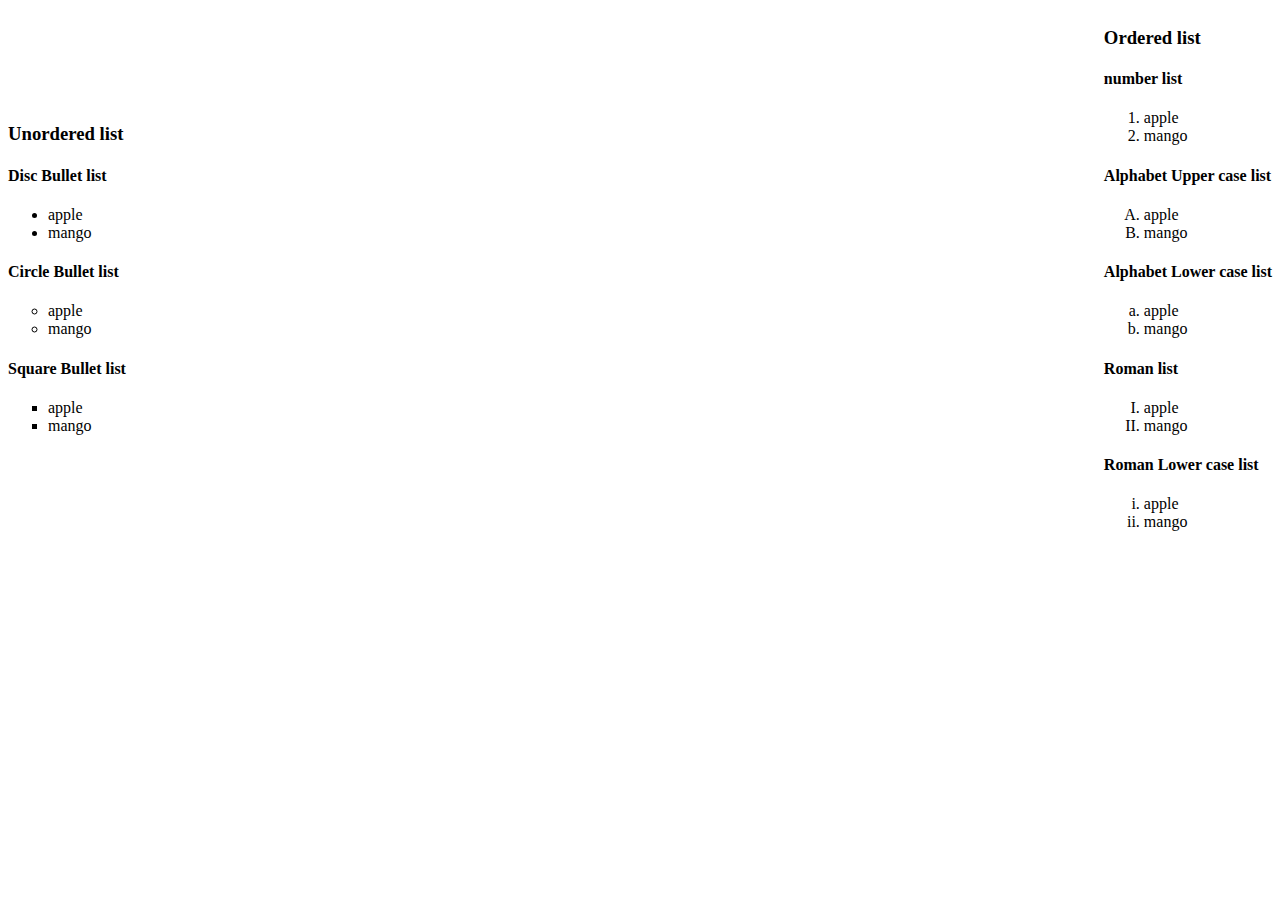
<file: HTML/List.html>
<!DOCTYPE html>
<html lang="en">
<head>
    <meta charset="UTF-8">
    <meta http-equiv="X-UA-Compatible" content="IE=edge">
    <meta name="viewport" content="width=device-width, initial-scale=1.0">
    <title>List</title>
    <style>
        .dsip{
            display: flex;
            justify-content: space-between;
            align-items: center;
        }
    </style>
</head>
<body>
    <div class="dsip">
        <div>
          <h3>Unordered list</h3>
          <h4>Disc Bullet list</h4>
          <ul type="disc">
            <li>apple</li>
            <li>mango</li>
          </ul>
          <h4>Circle Bullet list</h4>
          <ul type="circle">
            <li>apple</li>
            <li>mango</li>
          </ul>
          <h4>Square Bullet list</h4>
          <ul type="square">
            <li>apple</li>
            <li>mango</li>
          </ul>
        </div>
        <div>
            <h3>Ordered list</h3>
            <h4>number list</h4>
            <ol >
              <li>apple</li>
              <li>mango</li>
            </ol>
            <h4>Alphabet Upper case list</h4>
            <ol type="A">
              <li>apple</li>
              <li>mango</li>
            </ol>
            <h4>Alphabet Lower case list</h4>
            <ol type="a">
              <li>apple</li>
              <li>mango</li>
            </ol>
            <h4>Roman list</h4>
            <ol type="I">
              <li>apple</li>
              <li>mango</li>
            </ol>
            <h4>Roman Lower case list</h4>
            <ol type="i">
              <li>apple</li>
              <li>mango</li>
            </ol>
        </div>
    </div>
</body>
</html>
</file>
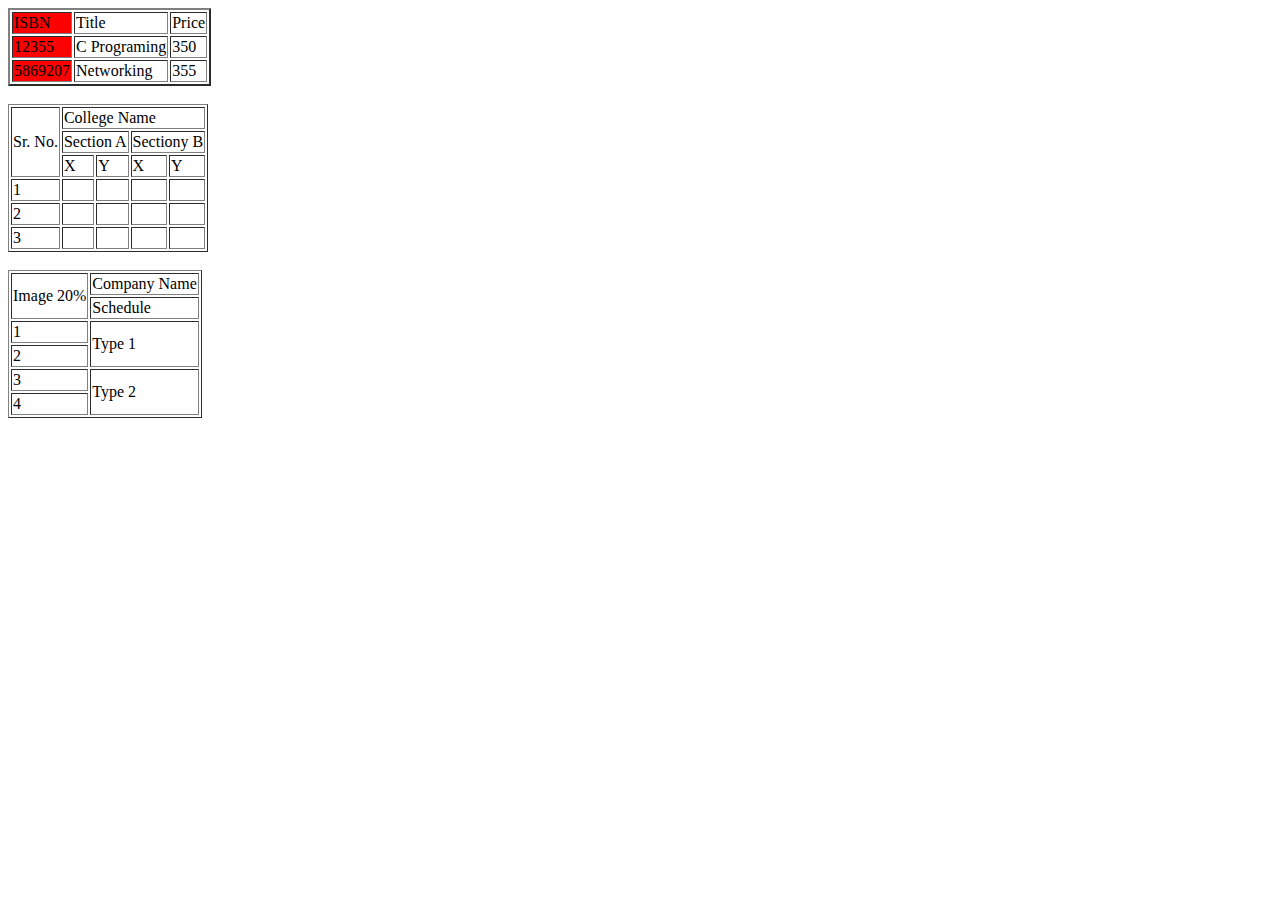
<file: HTML/Table.html>
<!DOCTYPE html>
<html lang="en">
<head>
    <meta charset="UTF-8">
    <meta http-equiv="X-UA-Compatible" content="IE=edge">
    <meta name="viewport" content="width=device-width, initial-scale=1.0">
    <title> Tables</title>
</head>
<body>
    <!-- don't write border as writteny below use css.  -->
     <table border="2">
        <colgroup>
         <col  style="background-color: red;">
        </colgroup>
        <tr>
            <td>ISBN</td>
            <td>Title</td>
            <td>Price</td>
        </tr>
        <tr>
            <td>12355</td>
            <td>C Programing</td>
            <td>350</td>
        </tr>
        <tr>
            <td>5869207</td>
            <td>Networking</td>
            <td>355</td>
        </tr>
     </table>
     <br>

     <!-- Practice tables -->
     <table border="border">
        <thead>
            <tr>
                <td rowspan="3">Sr. No.</td>
                <td colspan="4">College Name</td>
            </tr>
            <tr>
                <td colspan="2">Section A</td>
                <td colspan="2">Sectiony B</td>
            </tr>
            <tr>
                <td>X</td>
                <td>Y</td>
                <td>X</td>
                <td>Y</td>
            </tr>
        </thead>
        <tbody>
            <tr>
                <td>1</td>
                <td>&nbsp;</td>
                <td>&nbsp;</td>
                <td>&nbsp;</td>
                <td>&nbsp;</td>
            </tr>
            <tr>
                <td>2</td>
                <td>&nbsp;</td>
                <td>&nbsp;</td>
                <td>&nbsp;</td>
                <td>&nbsp;</td>
            </tr>
            <tr>
                <td>3</td>
                <td>&nbsp;</td>
                <td>&nbsp;</td>
                <td>&nbsp;</td>
                <td>&nbsp;</td>
            </tr>
        </tbody>
     </table>

     <br>

     <table border="border">
        <tr>
            <td rowspan="2">
                Image 20%
            </td>
            <td>Company Name</td>
        </tr>
        <tr>
            <td>Schedule</td>
        </tr>
        <tr>
            <td>1</td>
            <td rowspan="2">Type 1</td>
        </tr>
        <tr>
            <td>2</td>
        </tr>
        <tr>
            <td>3</td>
            <td rowspan="2">Type 2</td>
        </tr>
        <tr>
            <td>4</td>
        </tr>
     </table>
</body>
</html>
</file>
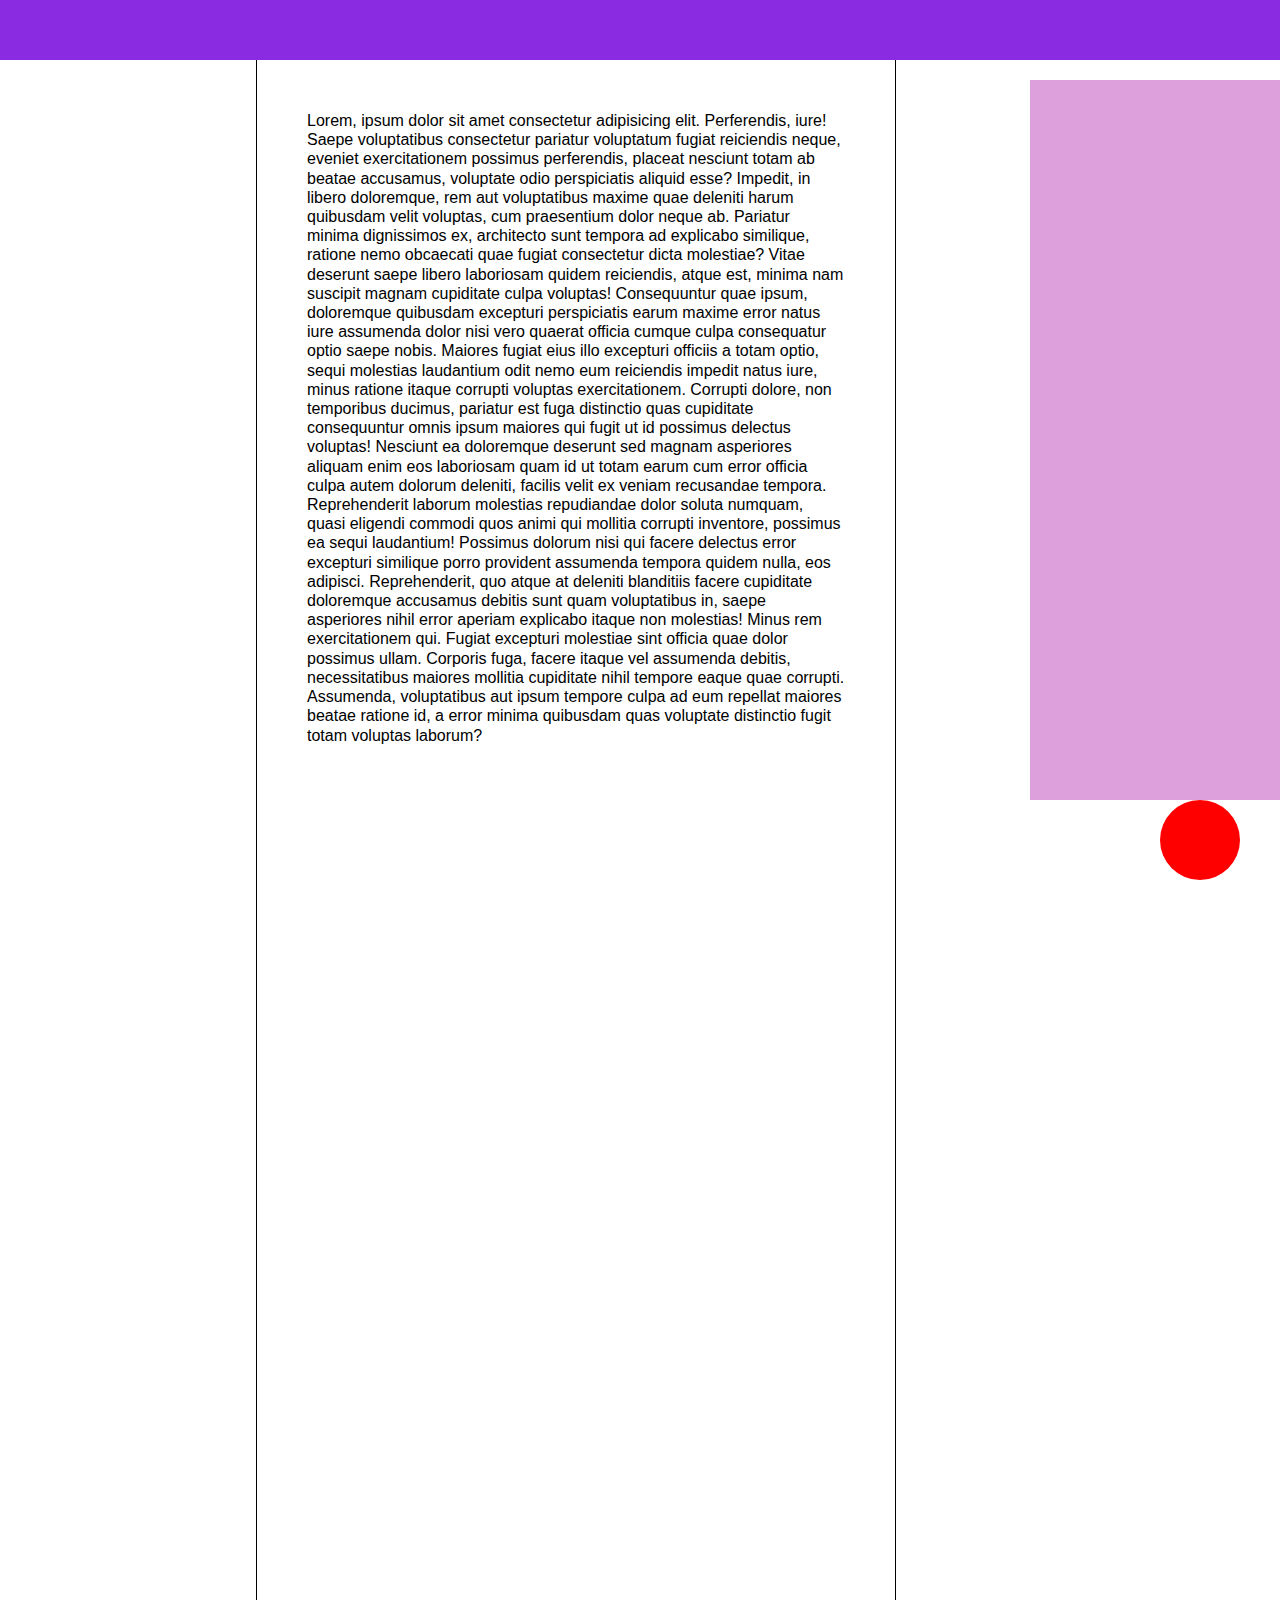
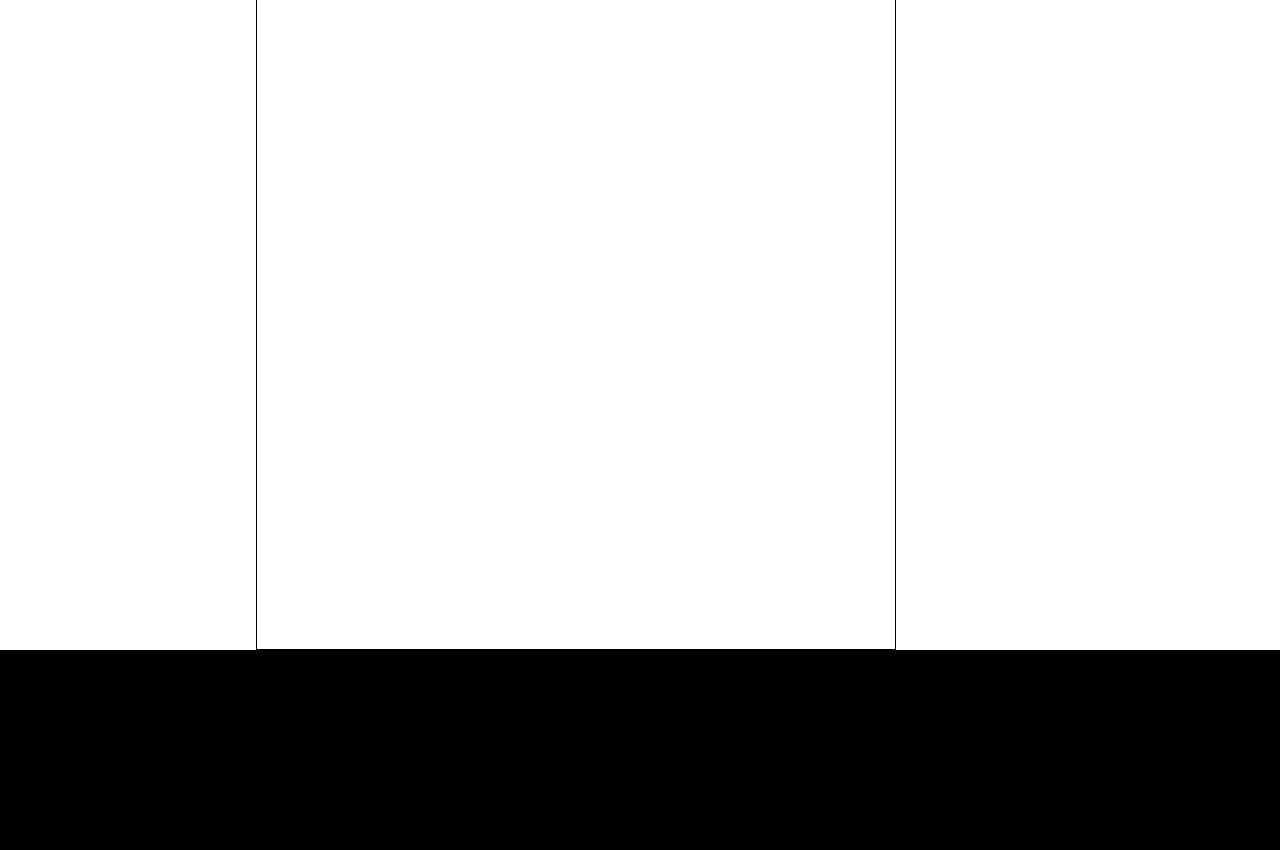
<file: MiniProjects/positionMini.html>
<!DOCTYPE html>
<html lang="en">

<head>
    <meta charset="UTF-8">
    <meta http-equiv="X-UA-Compatible" content="IE=edge">
    <meta name="viewport" content="width=device-width, initial-scale=1.0">
    <title>Position Mini Project</title>
    <style>
        *{
            margin: 0;
            padding: 0;
            box-sizing: border-box;
        }
       
        nav{
            width: 100%;
            height: 60px;
            background-color: blueviolet;
            position: fixed;
            z-index: 1;
        }

        body{
            font-family: Arial, Helvetica, sans-serif;
            line-height: 1.2rem;
        }

        main{
            width: 50%;
            height: 250vh;
            border: 1px solid black;
            position: relative;
            left: 20%;
            right: 30%;
            padding: 110px 50px;
        }

        .aside-container{
          width: 100%;
          height: 150vh;
          position: absolute;
          top: 0;
        }

        aside{
          width: 250px;
          height: 80vh;
          background-color: plum;
          position: sticky;
          top: 80px;
          float: right;
        }

        .contact{
            height: 80px;
            width: 80px;
            position: fixed;
            bottom: 20px;
            right: 40px;
            border-radius: 50%;
            background-color: red;
        }

        footer{
           width: 100%;
           height: 200px;
           background-color: black;
        }
    </style>
</head>

<body>
    <nav>

    </nav>

    <main>
        <p>Lorem, ipsum dolor sit amet consectetur adipisicing elit. Perferendis, iure! Saepe voluptatibus consectetur pariatur voluptatum fugiat reiciendis neque, eveniet exercitationem possimus perferendis, placeat nesciunt totam ab beatae accusamus, voluptate odio perspiciatis aliquid esse? Impedit, in libero doloremque, rem aut voluptatibus maxime quae deleniti harum quibusdam velit voluptas, cum praesentium dolor neque ab. Pariatur minima dignissimos ex, architecto sunt tempora ad explicabo similique, ratione nemo obcaecati quae fugiat consectetur dicta molestiae? Vitae deserunt saepe libero laboriosam quidem reiciendis, atque est, minima nam suscipit magnam cupiditate culpa voluptas! Consequuntur quae ipsum, doloremque quibusdam excepturi perspiciatis earum maxime error natus iure assumenda dolor nisi vero quaerat officia cumque culpa consequatur optio saepe nobis. Maiores fugiat eius illo excepturi officiis a totam optio, sequi molestias laudantium odit nemo eum reiciendis impedit natus iure, minus ratione itaque corrupti voluptas exercitationem. Corrupti dolore, non temporibus ducimus, pariatur est fuga distinctio quas cupiditate consequuntur omnis ipsum maiores qui fugit ut id possimus delectus voluptas! Nesciunt ea doloremque deserunt sed magnam asperiores aliquam enim eos laboriosam quam id ut totam earum cum error officia culpa autem dolorum deleniti, facilis velit ex veniam recusandae tempora. Reprehenderit laborum molestias repudiandae dolor soluta numquam, quasi eligendi commodi quos animi qui mollitia corrupti inventore, possimus ea sequi laudantium! Possimus dolorum nisi qui facere delectus error excepturi similique porro provident assumenda tempora quidem nulla, eos adipisci. Reprehenderit, quo atque at deleniti blanditiis facere cupiditate doloremque accusamus debitis sunt quam voluptatibus in, saepe asperiores nihil error aperiam explicabo itaque non molestias! Minus rem exercitationem qui. Fugiat excepturi molestiae sint officia quae dolor possimus ullam. Corporis fuga, facere itaque vel assumenda debitis, necessitatibus maiores mollitia cupiditate nihil tempore eaque quae corrupti. Assumenda, voluptatibus aut ipsum tempore culpa ad eum repellat maiores beatae ratione id, a error minima quibusdam quas voluptate distinctio fugit totam voluptas laborum?</p>
    </main>

    <div class="aside-container">
        <aside></aside>
    </div>

    <div class="contact">

    </div>

    <footer></footer>
</body>

</html>
</file>
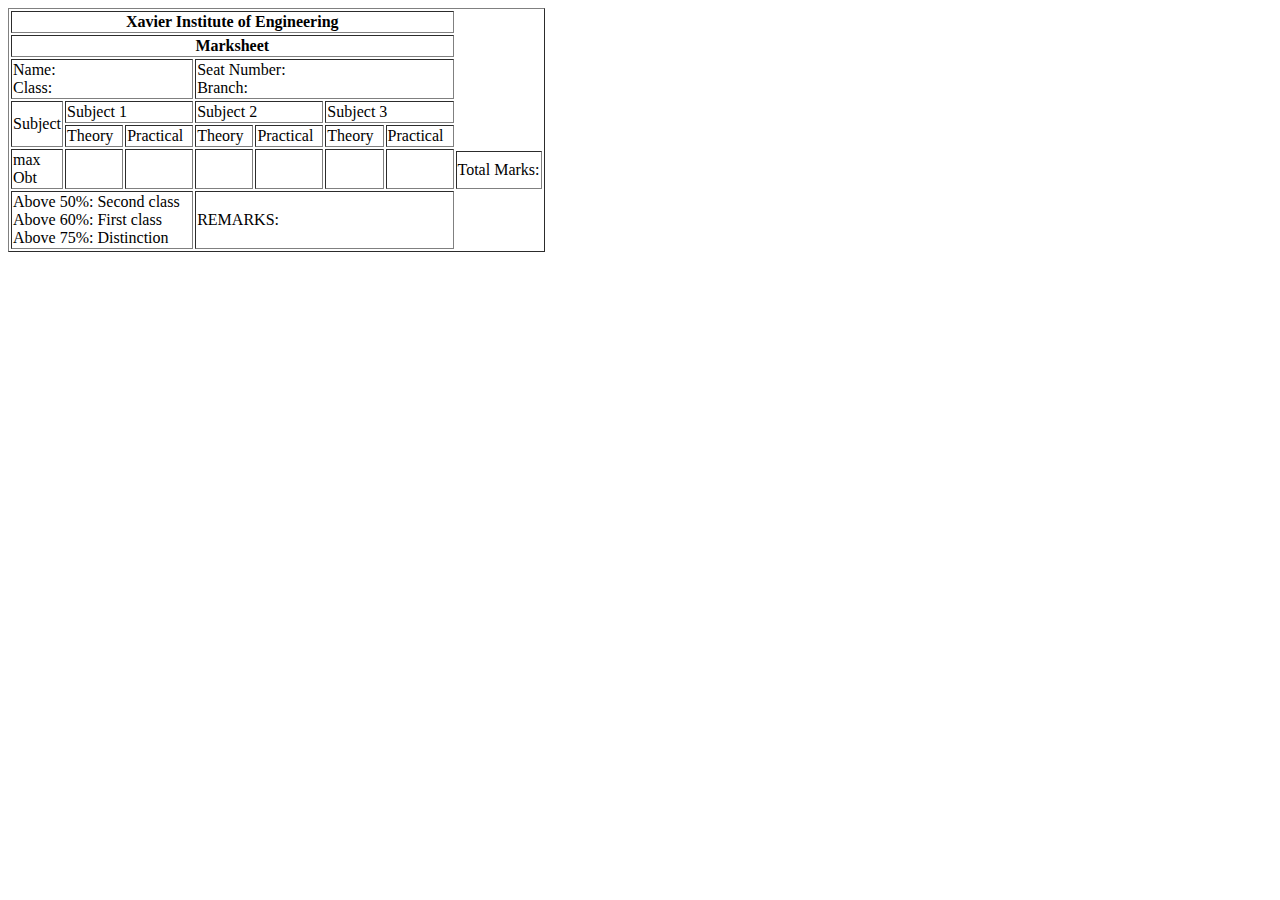
<file: MiniProjects/table.html>
<!DOCTYPE html>
<html lang="en">
<head>
    <meta charset="UTF-8">
    <meta http-equiv="X-UA-Compatible" content="IE=edge">
    <meta name="viewport" content="width=device-width, initial-scale=1.0">
    <title>HTML Mini Project</title>
</head>
<body>
    <table border="border">
        <thead>
            <tr>
                <th colspan="8"> <b> Xavier Institute of Engineering</b></th>
             </tr>
             <tr>
                <th colspan="8"> Marksheet </th>
             </tr>
        </thead>
         <tbody>
             <tr>
                <td colspan="4">
                    Name: <br>
                    Class:
                </td>
                <td colspan="4">
                    Seat Number: <br>
                    Branch:
                </td>
             </tr>
             <tr>
                <td rowspan="2" colspan="2">Subject</td>
                <td colspan="2">Subject 1</td>
                <td colspan="2">Subject 2</td>
                <td colspan="2">Subject 3</td>
             </tr>
             <tr>
                <td colspan="1">Theory &nbsp;</td>
                <td colspan="1">Practical &nbsp;</td>
                <td colspan="1">Theory &nbsp;</td>
                <td colspan="1">Practical &nbsp;</td>
                <td colspan="1">Theory &nbsp;</td>
                <td colspan="1">Practical &nbsp;</td>
             </tr>
             <tr>
                <td rowspan="2" colspan="2">
                    max &nbsp; <br>
                    Obt &nbsp;&nbsp;
                </td>
                <td rowspan="2" colspan="1">&nbsp;</td>
                <td rowspan="2" colspan="1">&nbsp;</td>
                <td rowspan="2" colspan="1">&nbsp;</td>
                <td rowspan="2" colspan="1">&nbsp;</td>
                <td rowspan="2" colspan="1">&nbsp;</td>
                <td rowspan="2" colspan="1">&nbsp;</td>
             </tr>
             <tr>
                <td colspan="8"> Total Marks:</td>
             </tr>
             <tr>
                <td  rowspan="3" colspan="4">
                     Above 50%: Second class <br>
                     Above 60%: First class <br>
                     Above 75%: Distinction <br>
                </td>
                <td rowspan="3" colspan="4">
                    REMARKS:  
                </td>
             </tr>
         </tbody>
    </table>
</body>
</html>
</file>
<file: MiniProjects/CloningWebsite/style.css>
@import url('https://fonts.googleapis.com/css2?family=Poppins:wght@400;700&display=swap');

*{
    margin: 0;
    padding: 0;
    box-sizing: border-box;
}

:root{
    --primary-text-color:#183b56;
    --secondary-text-color:#577592;
    --accent-color:#2294ed;
    --accent-color-dark:#1d69a3;
    --padding-inline-section:20px;
}

body{
    font-family: 'Poppins', sans-serif;
    color: var(--primary-text-color);
}

h1{
    font-size: 3rem;
}

h2{
    font-size: 2rem;
}

h3{
    font-size: 1.5rem;
}

p{
    font-family: 'Roboto', sans-serif;
    font-size: 1.25rem;
    color: var(--secondary-text-color);
    line-height: 1.8rem;
}

a{
    text-decoration: none;
    display: inline-block;
}

/* styling header */

header{
    width: 100%;
    background-color: #E74694;
    padding: 15px;
    display: flex;
    justify-content: center;
}

.headtext{
   text-align: center;
   padding: 2px;
   color: #ffff;
}

/* styling navbar */
nav{
    display: flex;
    justify-content: space-between;
    align-items: center;
    padding: 10px;
}

.logo-image{
    display: flex;
    justify-content: center;
    align-items: center;
    margin-left: 80px;
}

.logo-image img{
    width: 188px;
    margin-right: 7px;
}

.logo-image .logo-text{
    margin-left: 10px;
    background-color: #ccc;
    color: black;
    padding: 5px;
    border-radius: 5px;
}

.menu-list{
   display: flex;
   justify-content: center;
   align-items: center;
   margin-right: 180px;
}

.menu-list ul{
    list-style: none;
    display: flex;
    justify-content: space-between;
    align-items: center;
    padding: 10px;
}

.menu-list ul li{
    font-size: 1.25rem;
    margin-right: 25px;
    color: var(--accent-color-dark);
}

.menu-list ul li:hover{
    color: var(--accent-color);
}

.menu-list button{
    margin-right: 10px;
    width: 110px;
    height: 45px;
    padding: 10px;
}

.signin{
    border: 1px solid var(--primary-text-color);
    color: var(--primary-text-color);
    border-radius: 5px;
    background-color: #ffff;
    font-size: 1rem;
}

.signin:hover{
    border:  1px solid var(--accent-color);
    color: var(--accent-color);
}

.signup{
    background-color: var(--accent-color);
    color: #ffff;
    border-radius: 5px;
    font-size: 1rem;
    border: none;
}
.signup:hover{
    background-color: var(--accent-color-dark);
}

/* styling hero section */

.hero-section{
    margin-top: 30px;
    display: flex;
    justify-content: space-evenly;
    align-items: center;
}

.hero-section .hero-text-area{
    max-width: 400px;
    text-align:left;
}

.hero-section .hero-text-area h1{
   font-weight: 500;
}

.hero-text-area .hero-button{
    margin-top: 15px;
    width: 130px;
    height: 45px;
    font-size: 1rem;
    font-weight: bolder;
    color: #ffff;
    background-color: var(--accent-color);
    border: none;
    border-radius: 5px;
}

.hero-text-area .hero-button:hover{
    background-color: var(--accent-color-dark);
}

.hero-section .hero-image img{
    width: 568px;
}

/* partner section */

.partner-container{
    display: flex;
    flex-direction: column;
    justify-content: center;
    align-items: center;
    width: 100%;
}

.partner-container h3{
    padding-top: 50px;
    font-size: 1rem;
}

.partner-container .logo-container{
    display:flex;
    justify-content: space-around;
    align-items: center;
    margin-top: 30px;
    margin-bottom: 30px;
    width: 100%;
}
 .logo-container img{
    max-height: 46px;
}

/* feature section styling */

.feature-section{
    display: flex;
    flex-direction: column;
    justify-content: center;
    align-items: center;
    margin-bottom: 50px;
}

.feature-section .feature-heading{
    display: flex;
    flex-direction: column;
    justify-content: center;
    align-items: center;
    padding: 30px;
    width: 100%;
    margin-top: 60px;
}


.feature-section .feature-heading h2{
  margin-bottom: 30px;
}

.common-featurebtn{
    width: 184px;
    height: 44px;
    background-color: transparent;
    border: 1px solid  var(--accent-color-dark);
    border-radius: 5px;
    font-size: 1rem;
    color: var(--accent-color-dark);
}

.common-featurebtn:hover{
    border: 1px solid  var(--accent-color);
    color: var(--accent-color);
}

.feature-content{
   display: grid;
   grid-template-columns: repeat(3,1fr);
   grid-template-rows: repeat(2, 1fr);
   width: 100%;
}

.feature-content .feature-card{
    display: flex;
    flex-direction: column;
    justify-content: center;
    align-items: center;
    padding: 14px;
    margin-top: 24px;
}

.feature-content .feature-card img{
   max-width: 40px;
   margin-bottom: 14px;
}

.feature-content .feature-card h3{
    margin-bottom: 14px;
 }
 
 .feature-content .feature-card p{
    margin-bottom: 18px;
    max-width: 250px;
    text-align: center;
 }
 

 /* page section */

.page-section{
    display: flex;
    justify-content: space-evenly;
    align-items: center;
    width: 100%;
    margin-bottom: 50px;
}

.page-section .page-section-image img{
    max-width: 432px;
}

.page-section .page-details{
    display: flex;
    flex-direction: column;
    justify-content: center;
    align-items: flex-start;
    width: 500px;
}

.page-details h3{
    font-size: 18px;
    font-weight: 500;
    margin-bottom: 15px;
}

.page-details h2{
   margin-bottom: 15px;
}

.page-details p{
    width: 420px;
    margin-bottom: 15px;
}

.testimonial img{
    max-height: 36px;
    margin-bottom: 15px;
}

.testimonial p{
    font-weight: 600;
    color: var(--primary-text-color);
}

.testimonial .person{
    display: flex;
    justify-content: space-between;
    align-items: center;
}

.person img{
  max-height: 46px;
  margin-right: 20px;
}

.person .page-details {
   margin-left: 30px;
}

.person .person-detail h4{
   font-size: 15px;
}

.person .person-detail p{
    font-size: 15px;
    font-weight: 400;
 }

 /* example section style */

 .example-section{
    display: flex;
    flex-direction: column;
    justify-content: center;
    align-items: center;
 }

 .example-section .example-head{
    display: flex;
    flex-direction: column;
    justify-content: center;
    align-items: center;
    width: 100%;
    margin-top: 20px;
 }

 .example-head h2{
   font-size: 2.5rem;
   margin-bottom: 15px;
 }

 .example-head .example-btn{
    width: 184px;
    height: 44px;
    background-color: transparent;
    border: 1px solid  var(--accent-color-dark);
    border-radius: 5px;
    font-size: 1rem;
    font-weight: 600;
    color: var(--accent-color-dark);
    margin-bottom: 15px;
 }

.example-head .example-btn:hover{
    border: 1px solid  var(--accent-color);
    color: var(--accent-color);
}

.example-section .list-box{
    display: flex;
    justify-content: space-evenly;
    align-items: center;
    padding: 20px;
    width: 100%;
    margin-bottom: 15px;
}

.list-box .list-card{
    max-width: 250px;
    height: 300px;
    padding: 10px;
    border-radius: 5px;
}

.list-box .list-card:hover{
    box-shadow: 4px 4px 4px 4px rgba(0,0,0,.2);
}

.list-card p{
    position: relative;
    top: 180px;
    bottom: 0;
    color: black;
    font-weight: 600;
    z-index: 1;
}

.card1{
    background-image: linear-gradient(180deg,rgba(0,0,0,.2),rgba(0,0,0,.8));
    background-image: url('asset/card-image/istockphoto-1340869060-612x612.jpg');
}

.card2{
    background-image: linear-gradient(180deg,rgba(0,0,0,.2),rgba(0,0,0,.8));
    background-image: url('asset/card-image/sign-429419_960_720.jpg');
}

.card3{
    background-image: linear-gradient(180deg,rgba(0,0,0,.2),rgba(0,0,0,.8));
    background-image: url('asset/card-image/istockphoto-1141465446-612x612.jpg');
}

.card4{
    background-image: url('asset/card-image/old-739112__340.jpg');
}

/* offer page */

.offer-page{
    margin-top: 35px;
    display: flex;
    flex-direction: column;
    justify-content: center;
    align-items: center;
    padding: 50px;
    margin-bottom: 35px;
}

.offer-page h2{
    margin-bottom: 45px;
    font-size: 2.5rem;
    font-weight: 400;
}

.offer-page p{
    font-size: 1.5rem;
    margin-bottom: 25px;
}

.offer-page .offerbtn{
   margin-top: 15px;
   width: 160px;
   height: 47px;
   background-color: var(--accent-color);
   color: #ffff;
   font-size: 1rem;
   border: none;
   border-radius: .5rem;
   font-weight: 700;
} 

.offerbtn:hover{
  background-color: var(--primary-text-color);
}

/* footer */

footer{
    width: 100%;
    display: flex;
    flex-direction: column;
    justify-content: center;
    align-items: center;
}

footer .footer-link{
    display: flex;
    justify-content: space-between;
    width: 100%;
    background-color: rgba(195, 191, 191,0.5);
    padding: 80px 80px;
}

.footer-link img{
    max-height: 36px;
}

.footer-list h3{
    margin-bottom: 25px;
    font-size: 23px;
    font-family: 'Franklin Gothic Medium', 'Arial Narrow', Arial, sans-serif;
    font-weight: 400;
}

.footer-list p{
    font-size: 1rem;
}

.footer-list p:hover{
    color: var(--accent-color);
}

footer .sub-footer{
    display: flex;
    justify-content: space-evenly;
    align-items: center;
    width: 100%;
    background-color: #B9CDE4;
    height: 65px;
    padding: 15px;
}

.sub-footer div{
    display: flex;
    justify-content: space-between;
    align-items: center;
    width: 600px;
    margin-left: 25px;
}

.sub-footer div a{
    color: var(--primary-text-color);
}

.sub-footer div a:hover{
    color: var(--accent-color-dark);
}

.sub-footer .social-icons{
    display: flex;
    justify-content: space-between;
    align-items: center;
    width: 150px;
    margin-left: 25px;
}

.social-icons i{
    font-size: 1rem;
}
</file>
